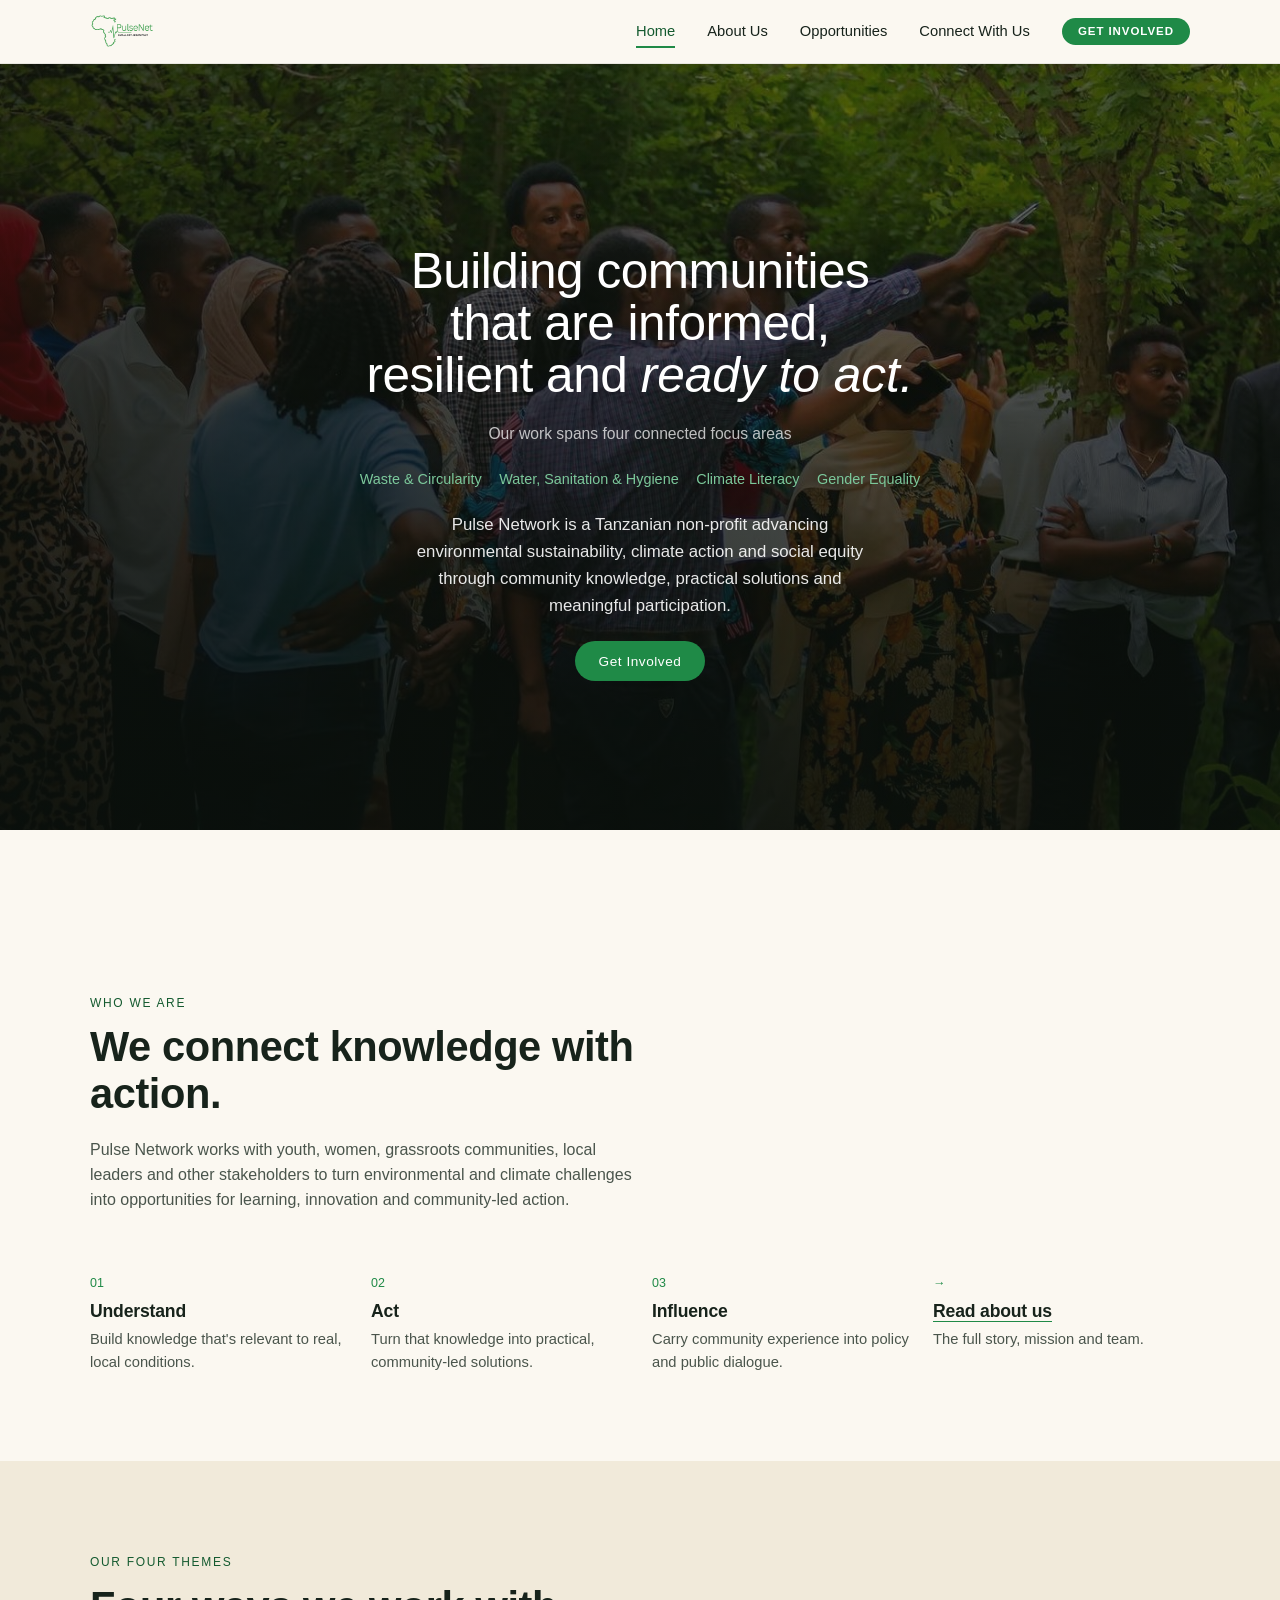
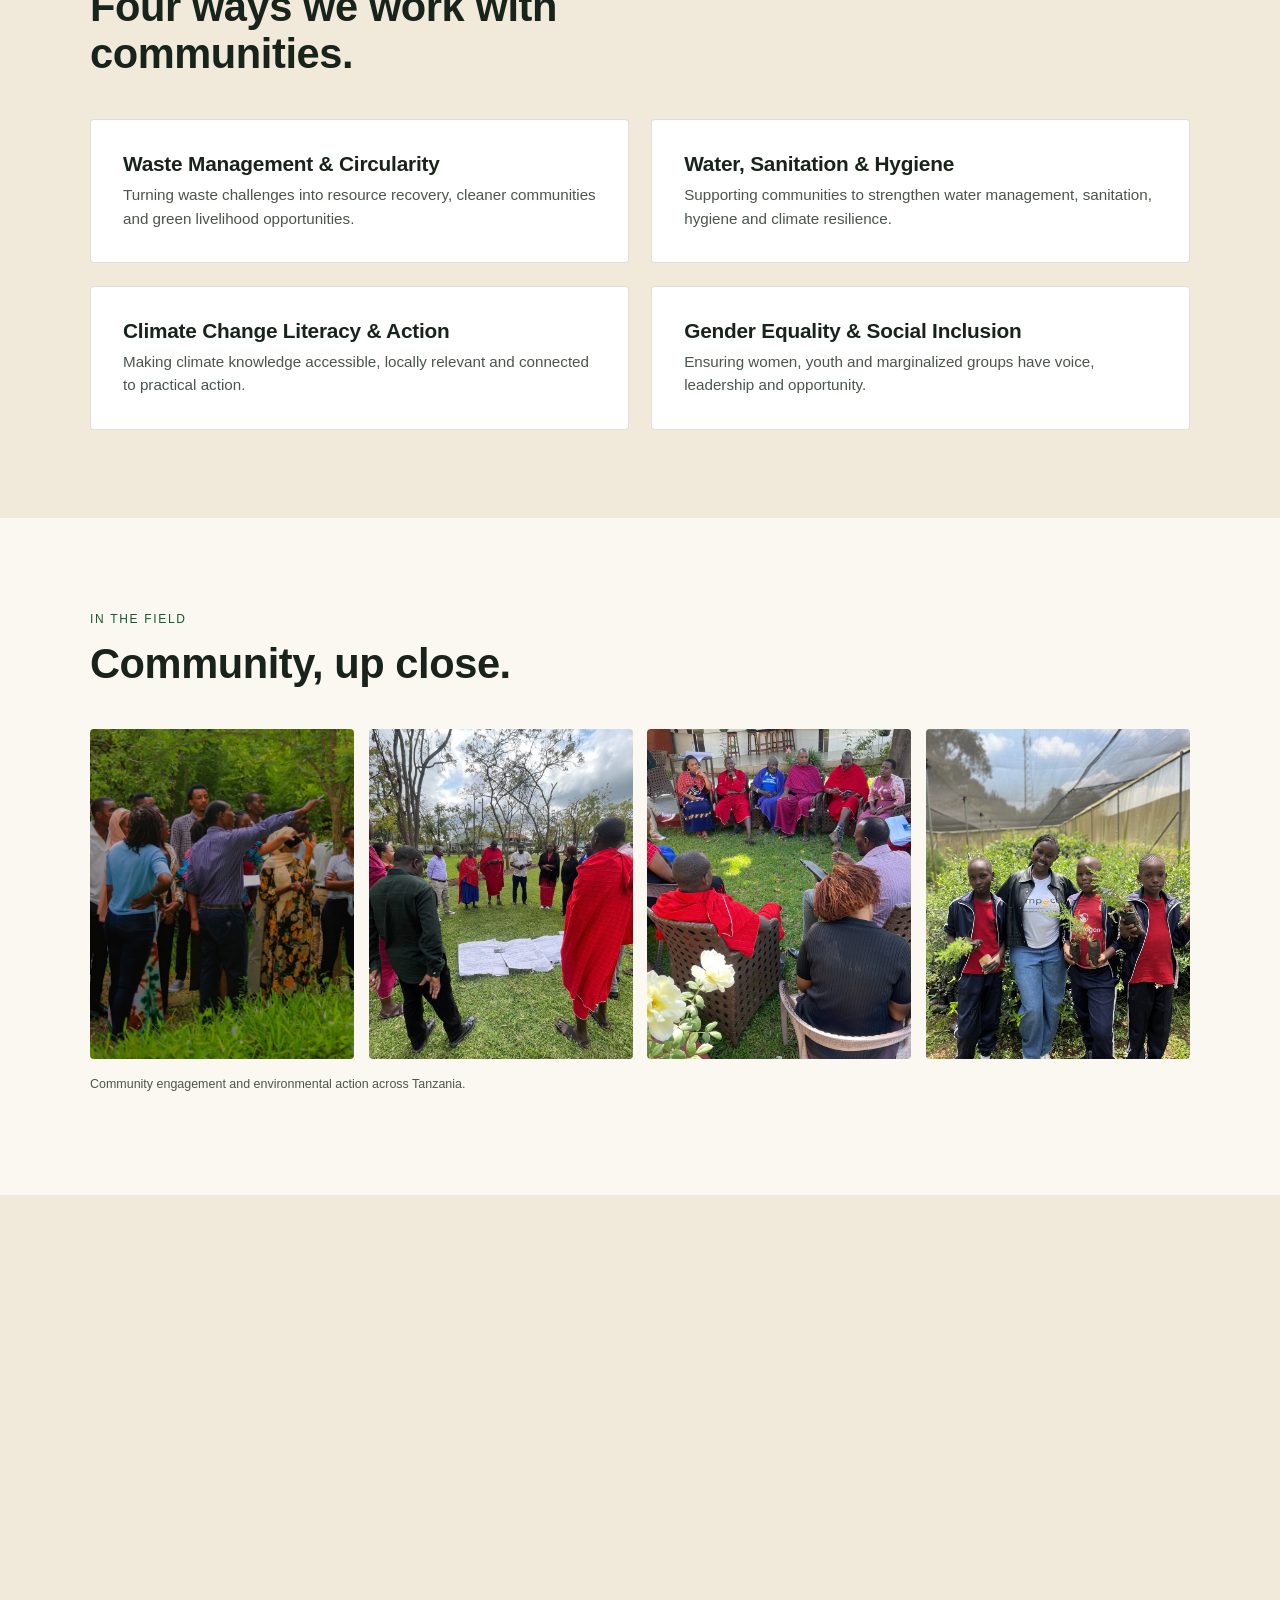
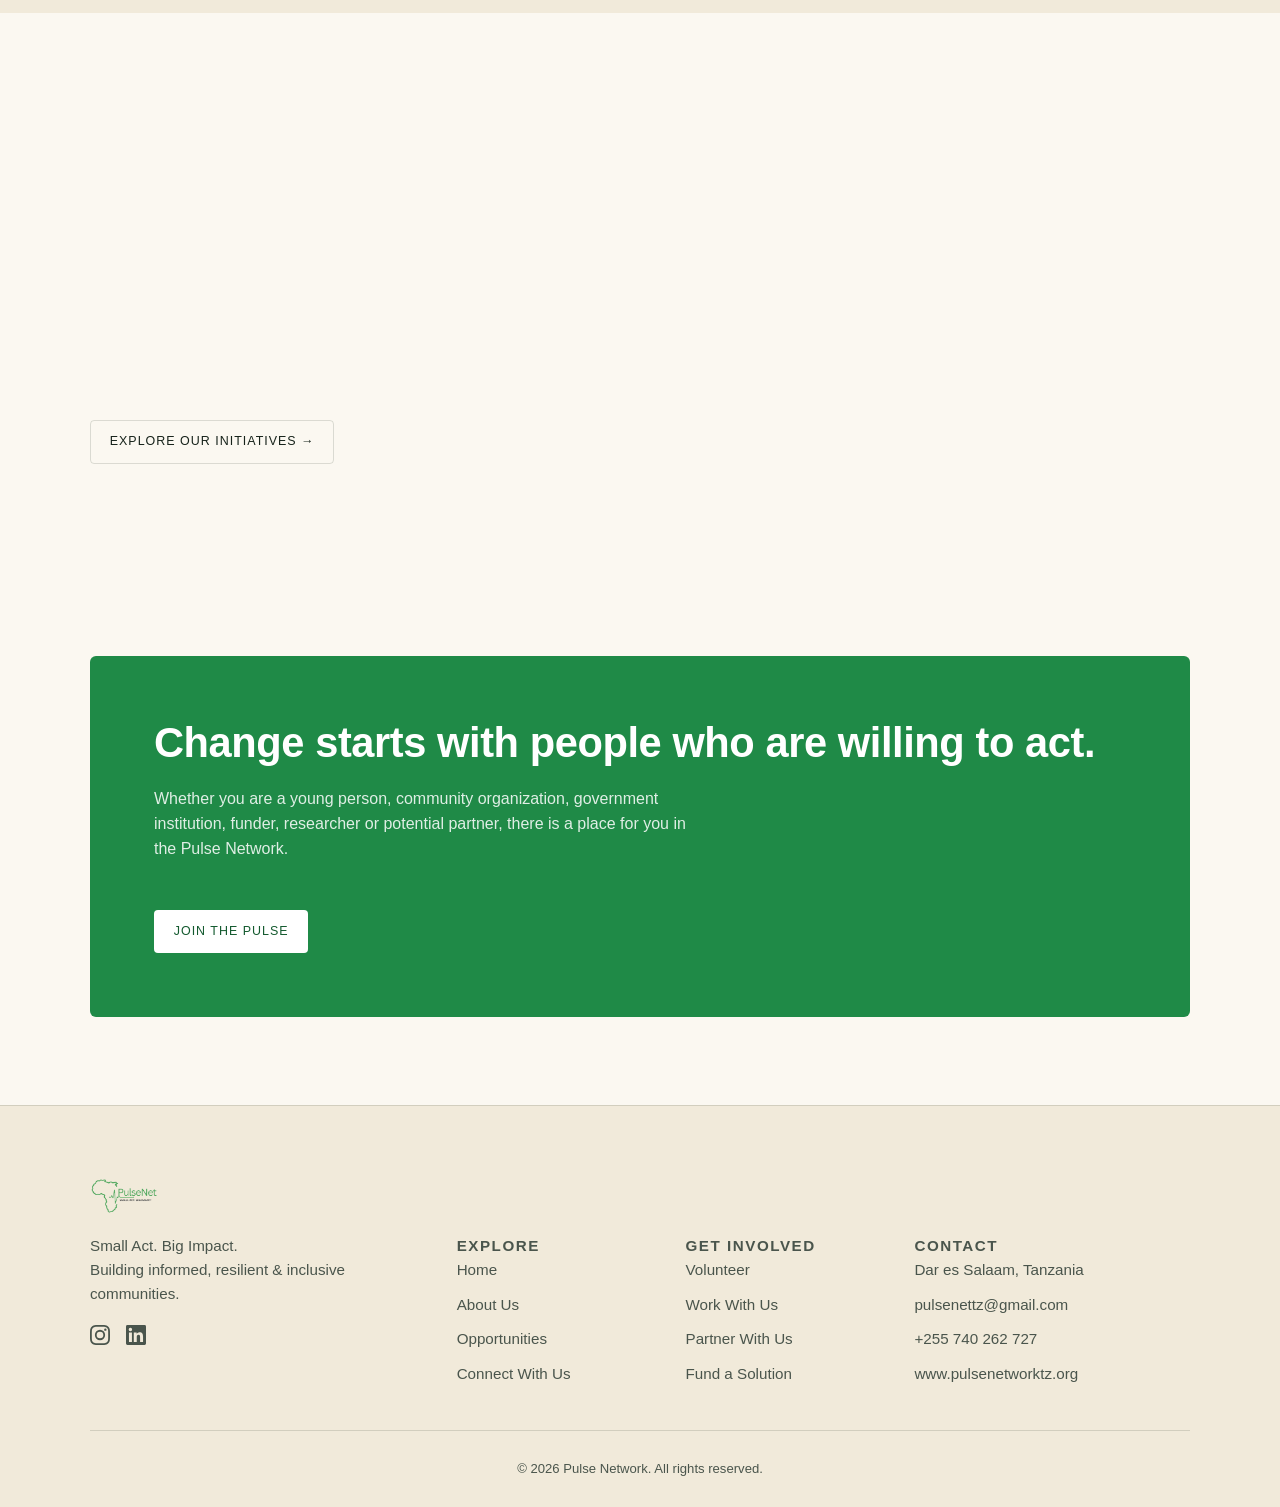
<file: index.html>
<!DOCTYPE html>
<html lang="en">
<head>
<meta charset="UTF-8">
<meta name="viewport" content="width=device-width, initial-scale=1.0">
<title>Pulse Network — Small Act. Big Impact.</title>
    <link rel="icon" type="image/png" href="assets/favicon.png" media="(prefers-color-scheme: light)">
    <link rel="icon" type="image/png" href="assets/favicon-dark.png" media="(prefers-color-scheme: dark)">
<meta name="description" content="Pulse Network is a Tanzanian non-profit advancing environmental sustainability, climate action and social equity through community knowledge, practical solutions and meaningful participation.">
<link rel="stylesheet" href="assets/styles.css?v=18">
</head>
<body>

<header class="site-header">
  <nav class="nav">
    <a href="index.html" class="brand" aria-label="Pulse Network home">
      <img src="assets/pulsenet_logo.png" alt="Pulse Network">
    </a>
    <button class="nav-toggle" aria-label="Toggle navigation" aria-expanded="false"><span></span><span></span><span></span></button>
    <div class="nav-links">
      <a href="index.html" aria-current="page">Home</a>
      <a href="about.html">About Us</a>
      <a href="opportunities.html">Opportunities</a>
      <a href="connect.html">Connect With Us</a>
      <a href="connect.html" class="btn btn-primary">Get Involved</a>
    </div>
  </nav>
</header>

<main>

  <!-- HERO -->
  <section class="hero">
    <div class="hero-bg">
      <img src="assets/photos/field-01.jpg" alt="Pulse Network facilitator and community members during an outdoor field session" loading="eager">
    </div>
    <div class="hero-scrim"></div>
    <div class="wrap hero-inner">
      <div class="hero-col hero-col--left">
        <h1>Building communities that are informed, resilient and <em>ready&nbsp;to&nbsp;act.</em></h1>
        <p class="hero-subtitle">Our work spans four connected focus areas</p>
        <ul class="hero-tags">
          <li>Waste &amp; Circularity</li>
          <li>Water, Sanitation &amp; Hygiene</li>
          <li>Climate Literacy</li>
          <li>Gender Equality</li>
        </ul>
      </div>
      <div class="hero-col hero-col--right">
        <p class="hero-body">Pulse Network is a Tanzanian non-profit advancing environmental sustainability, climate action and social equity through community knowledge, practical solutions and meaningful participation.</p>
        <button type="submit" class="hero-subscribe__btn"><a href="connect.html">Get Involved</a></button>
      </div>
    </div>
  </section>

  <!-- WHO WE ARE -->
  <section>
    <div class="wrap">
      <div class="section-head reveal">
        <span class="eyebrow">Who we are</span>
        <h2>We connect knowledge with action.</h2>
        <p>Pulse Network works with youth, women, grassroots communities, local leaders and other stakeholders to turn environmental and climate challenges into opportunities for learning, innovation and community-led action.</p>
      </div>
      <div class="trail reveal">
        <div class="trail-step"><span class="num">01</span><h3>Understand</h3><p>Build knowledge that's relevant to real, local conditions.</p></div>
        <div class="trail-step"><span class="num">02</span><h3>Act</h3><p>Turn that knowledge into practical, community-led solutions.</p></div>
        <div class="trail-step"><span class="num">03</span><h3>Influence</h3><p>Carry community experience into policy and public dialogue.</p></div>
        <div class="trail-step"><span class="num">→</span><h3><a href="about.html" style="border-bottom:1px solid var(--green);">Read about us</a></h3><p>The full story, mission and team.</p></div>
      </div>
    </div>
  </section>

  <!-- FOUR THEMES -->
  <section class="section-alt">
    <div class="wrap">
      <div class="section-head reveal">
        <span class="eyebrow">Our four themes</span>
        <h2>Four ways we work with communities.</h2>
      </div>
      <div class="theme-grid reveal">
        <div class="theme-card">
          <h3>Waste Management &amp; Circularity</h3>
          <p>Turning waste challenges into resource recovery, cleaner communities and green livelihood opportunities.</p>
        </div>
        <div class="theme-card">
          <h3>Water, Sanitation &amp; Hygiene</h3>
          <p>Supporting communities to strengthen water management, sanitation, hygiene and climate resilience.</p>
        </div>
        <div class="theme-card">
          <h3>Climate Change Literacy &amp; Action</h3>
          <p>Making climate knowledge accessible, locally relevant and connected to practical action.</p>
        </div>
        <div class="theme-card">
          <h3>Gender Equality &amp; Social Inclusion</h3>
          <p>Ensuring women, youth and marginalized groups have voice, leadership and opportunity.</p>
        </div>
      </div>
    </div>
  </section>

  <!-- FIELD IMAGERY -->
  <section>
    <div class="wrap">
      <div class="section-head reveal">
        <span class="eyebrow">In the field</span>
        <h2>Community, up close.</h2>
      </div>
      <div class="photo-grid reveal">
        <figure><img src="assets/photos/field-01.jpg" alt="Community members and facilitators gathered outdoors during a field session" loading="lazy"></figure>
        <figure><img src="assets/photos/field-02.jpg" alt="Community consultation held outdoors with notes laid out on the ground" loading="lazy"></figure>
        <figure><img src="assets/photos/field-03.jpg" alt="Community members seated in discussion outdoors" loading="lazy"></figure>
        <figure><img src="assets/photos/field-04.jpg" alt="Young people planting tree seedlings" loading="lazy"></figure>
      </div>
      <p class="photo-caption">Community engagement and environmental action across Tanzania.</p>
    </div>
  </section>

  <!-- APPROACH -->
  <section class="section-alt">
    <div class="wrap">
      <div class="section-head reveal">
        <span class="eyebrow">Our approach</span>
        <h2>We don't just talk about change.</h2>
      </div>
      <div class="trail reveal">
        <div class="trail-step"><span class="num">01</span><h3>Learn</h3><p>Build knowledge and awareness.</p></div>
        <div class="trail-step"><span class="num">02</span><h3>Act</h3><p>Support practical community solutions.</p></div>
        <div class="trail-step"><span class="num">03</span><h3>Connect</h3><p>Bring communities and partners together.</p></div>
        <div class="trail-step"><span class="num">04</span><h3>Influence</h3><p>Amplify community voices in decision-making.</p></div>
      </div>
    </div>
  </section>

  <!-- FEATURED INITIATIVES -->
  <section>
    <div class="wrap">
      <div class="section-head reveal">
        <span class="eyebrow">Featured initiatives</span>
        <h2>Ideas in implementation.</h2>
      </div>
      <div class="card-grid reveal">
        <div class="init-card">
          <span class="tag">Climate literacy</span>
          <h3>Eco-Action Academy</h3>
          <p>Climate literacy, training and mentorship.</p>
        </div>
        <div class="init-card">
          <span class="tag">Circular economy</span>
          <h3>Circular Hub</h3>
          <p>Waste recovery, circular economy and green livelihoods.</p>
        </div>
        <div class="init-card">
          <span class="tag">Gender equity</span>
          <h3>Equity Nexus</h3>
          <p>Gender equality and inclusive environmental action.</p>
        </div>
        <div class="init-card">
          <span class="tag">Community voice</span>
          <h3>Green Voice Network</h3>
          <p>Community voices, storytelling and advocacy.</p>
        </div>
      </div>
      <p class="mt-lg"><a href="about.html" class="btn btn-ghost">Explore our initiatives →</a></p>
    </div>
  </section>

  <!-- FINAL CTA -->
  <section>
    <div class="wrap">
      <div class="cta-band reveal">
        <div class="cta-band-inner">
          <div>
            <h2>Change starts with people who are willing to act.</h2>
            <p>Whether you are a young person, community organization, government institution, funder, researcher or potential partner, there is a place for you in the Pulse Network.</p>
          </div>
          <a href="connect.html" class="btn btn-on-green">Join the Pulse</a>
        </div>
      </div>
    </div>
  </section>

</main>

<footer class="site-footer">
  <div class="wrap">
    <div class="footer-grid">
      <div class="footer-brand-col">
        <a href="index.html" aria-label="Pulse Network home">
          <img src="assets/pulsenet_logo.png" alt="Pulse Network">
        </a>
        <p class="footer-blurb">Small Act. Big Impact.<br>Building informed, resilient & inclusive communities.</p>
        <div class="footer-social">
          <a href="https://www.instagram.com/pulsenet_tz/" aria-label="Instagram">
            <svg viewBox="0 0 24 24" fill="currentColor" xmlns="http://www.w3.org/2000/svg" aria-hidden="true"><path d="M12 2.162c3.204 0 3.584.012 4.849.07 1.17.054 1.805.249 2.228.413.56.218.96.478 1.38.898s.68.82.898 1.38c.164.423.36 1.058.413 2.228.058 1.265.07 1.645.07 4.849s-.012 3.584-.07 4.849c-.053 1.17-.249 1.805-.413 2.228a3.7 3.7 0 0 1-.898 1.38c-.42.42-.82.68-1.38.898-.423.164-1.058.36-2.228.413-1.265.058-1.645.07-4.849.07s-3.584-.012-4.849-.07c-1.17-.053-1.805-.249-2.228-.413a3.7 3.7 0 0 1-1.38-.898c-.42-.42-.68-.82-.898-1.38-.164-.423-.36-1.058-.413-2.228-.058-1.265-.07-1.645-.07-4.849s.012-3.584.07-4.849c.054-1.17.249-1.805.413-2.228.218-.56.478-.96.898-1.38s.82-.68 1.38-.898c.423-.164 1.058-.36 2.228-.413 1.265-.058 1.645-.07 4.849-.07M12 0C8.741 0 8.332.014 7.052.072 5.775.131 4.902.333 4.14.63a5.9 5.9 0 0 0-2.126 1.384A5.9 5.9 0 0 0 .63 4.14c-.297.763-.5 1.635-.558 2.912C.014 8.332 0 8.741 0 12s.014 3.668.072 4.948c.059 1.277.261 2.15.558 2.912.307.79.717 1.459 1.384 2.126A5.9 5.9 0 0 0 4.14 23.37c.763.297 1.635.5 2.912.558C8.332 23.986 8.741 24 12 24s3.668-.014 4.948-.072c1.277-.059 2.15-.261 2.912-.558a5.9 5.9 0 0 0 2.126-1.384 5.9 5.9 0 0 0 1.384-2.126c.297-.763.5-1.635.558-2.912.058-1.28.072-1.689.072-4.948s-.014-3.668-.072-4.948c-.059-1.277-.261-2.15-.558-2.912a5.9 5.9 0 0 0-1.384-2.126A5.9 5.9 0 0 0 19.86.63c-.763-.297-1.635-.5-2.912-.558C15.668.014 15.259 0 12 0m0 5.838a6.162 6.162 0 1 0 0 12.324 6.162 6.162 0 0 0 0-12.324M12 16a4 4 0 1 1 0-8 4 4 0 0 1 0 8m7.846-10.406a1.44 1.44 0 1 1-2.88 0 1.44 1.44 0 0 1 2.88 0"/></svg>
          </a>
          <a href="https://www.linkedin.com/company/pulse-network-africa" aria-label="LinkedIn">
            <svg viewBox="0 0 16 16" fill="currentColor" xmlns="http://www.w3.org/2000/svg" aria-hidden="true"><path d="M13.633 13.633h-2.37V9.92c0-.885-.017-2.025-1.234-2.025-1.235 0-1.424.965-1.424 1.96v3.778h-2.37V5.998H8.51v1.043h.031a2.5 2.5 0 0 1 2.246-1.233c2.403 0 2.846 1.58 2.846 3.637zM3.56 4.954a1.376 1.376 0 1 1 0-2.751 1.376 1.376 0 0 1 0 2.751m1.185 8.679H2.372V5.998h2.373zM14.815.001H1.18A1.17 1.17 0 0 0 0 1.154v13.691A1.17 1.17 0 0 0 1.18 16h13.635A1.17 1.17 0 0 0 16 14.845V1.153A1.17 1.17 0 0 0 14.815 0"/></svg>
          </a>
        </div>
      </div>

      <nav class="footer-col">
        <p class="footer-col-title">Explore</p>
        <ul>
          <li><a href="index.html">Home</a></li>
          <li><a href="about.html">About Us</a></li>
          <li><a href="opportunities.html">Opportunities</a></li>
          <li><a href="connect.html">Connect With Us</a></li>
        </ul>
      </nav>

      <nav class="footer-col">
        <p class="footer-col-title">Get Involved</p>
        <ul>
          <li><a href="opportunities.html">Volunteer</a></li>
          <li><a href="opportunities.html">Work With Us</a></li>
          <li><a href="opportunities.html">Partner With Us</a></li>
          <li><a href="opportunities.html">Fund a Solution</a></li>
        </ul>
      </nav>

      <div class="footer-col">
        <p class="footer-col-title">Contact</p>
        <ul>
          <li><p>Dar es Salaam, Tanzania</p></li>
          <li><a href="mailto:pulsenettz@gmail.com">pulsenettz@gmail.com</a></li>
          <li><a href="tel:+255740262727">+255 740 262 727</a></li>
          <li><a href="https://www.pulsenettz.com">www.pulsenetworktz.org</a></li>
        </ul>
      </div>
    </div>

    <hr class="footer-sep">
    <p class="footer-copy">© 2026 Pulse Network. All rights reserved.</p>
  </div>
</footer>

<script src="assets/main.js"></script>
</body>
</html>
</file>
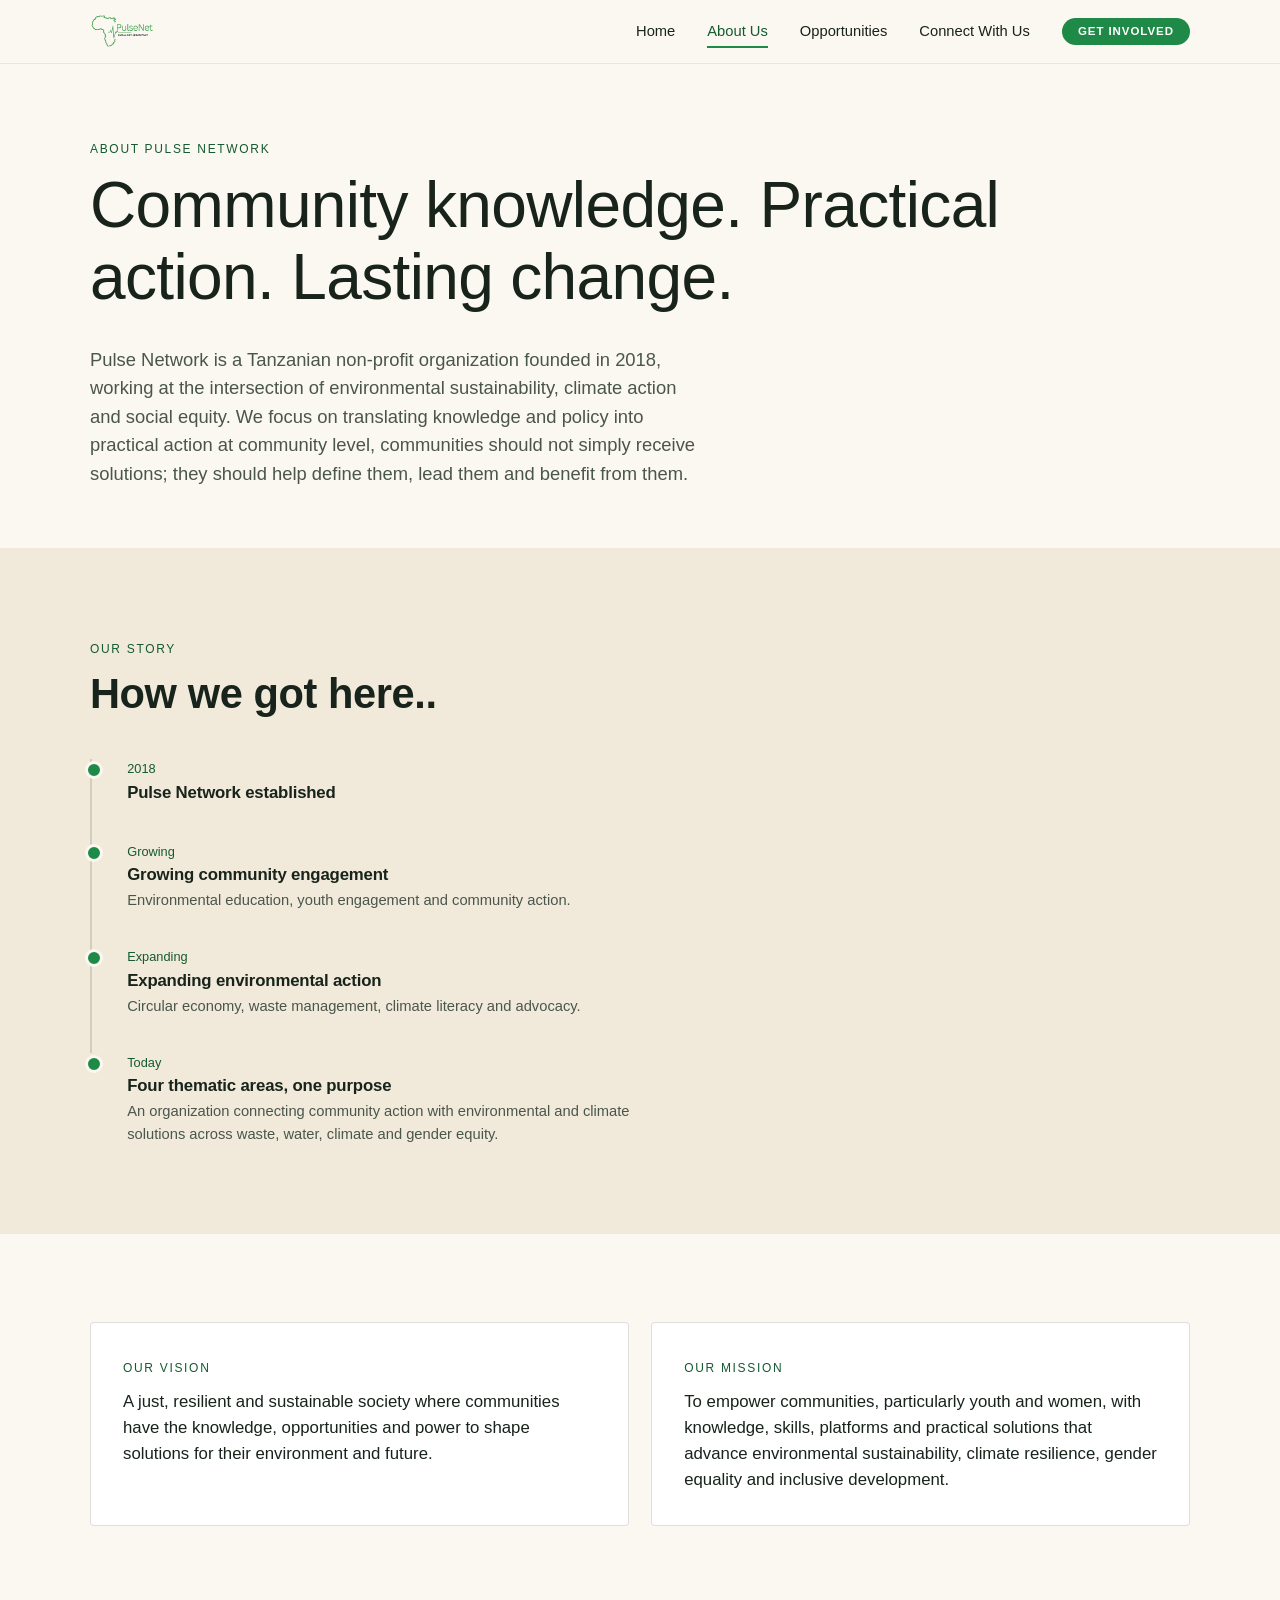
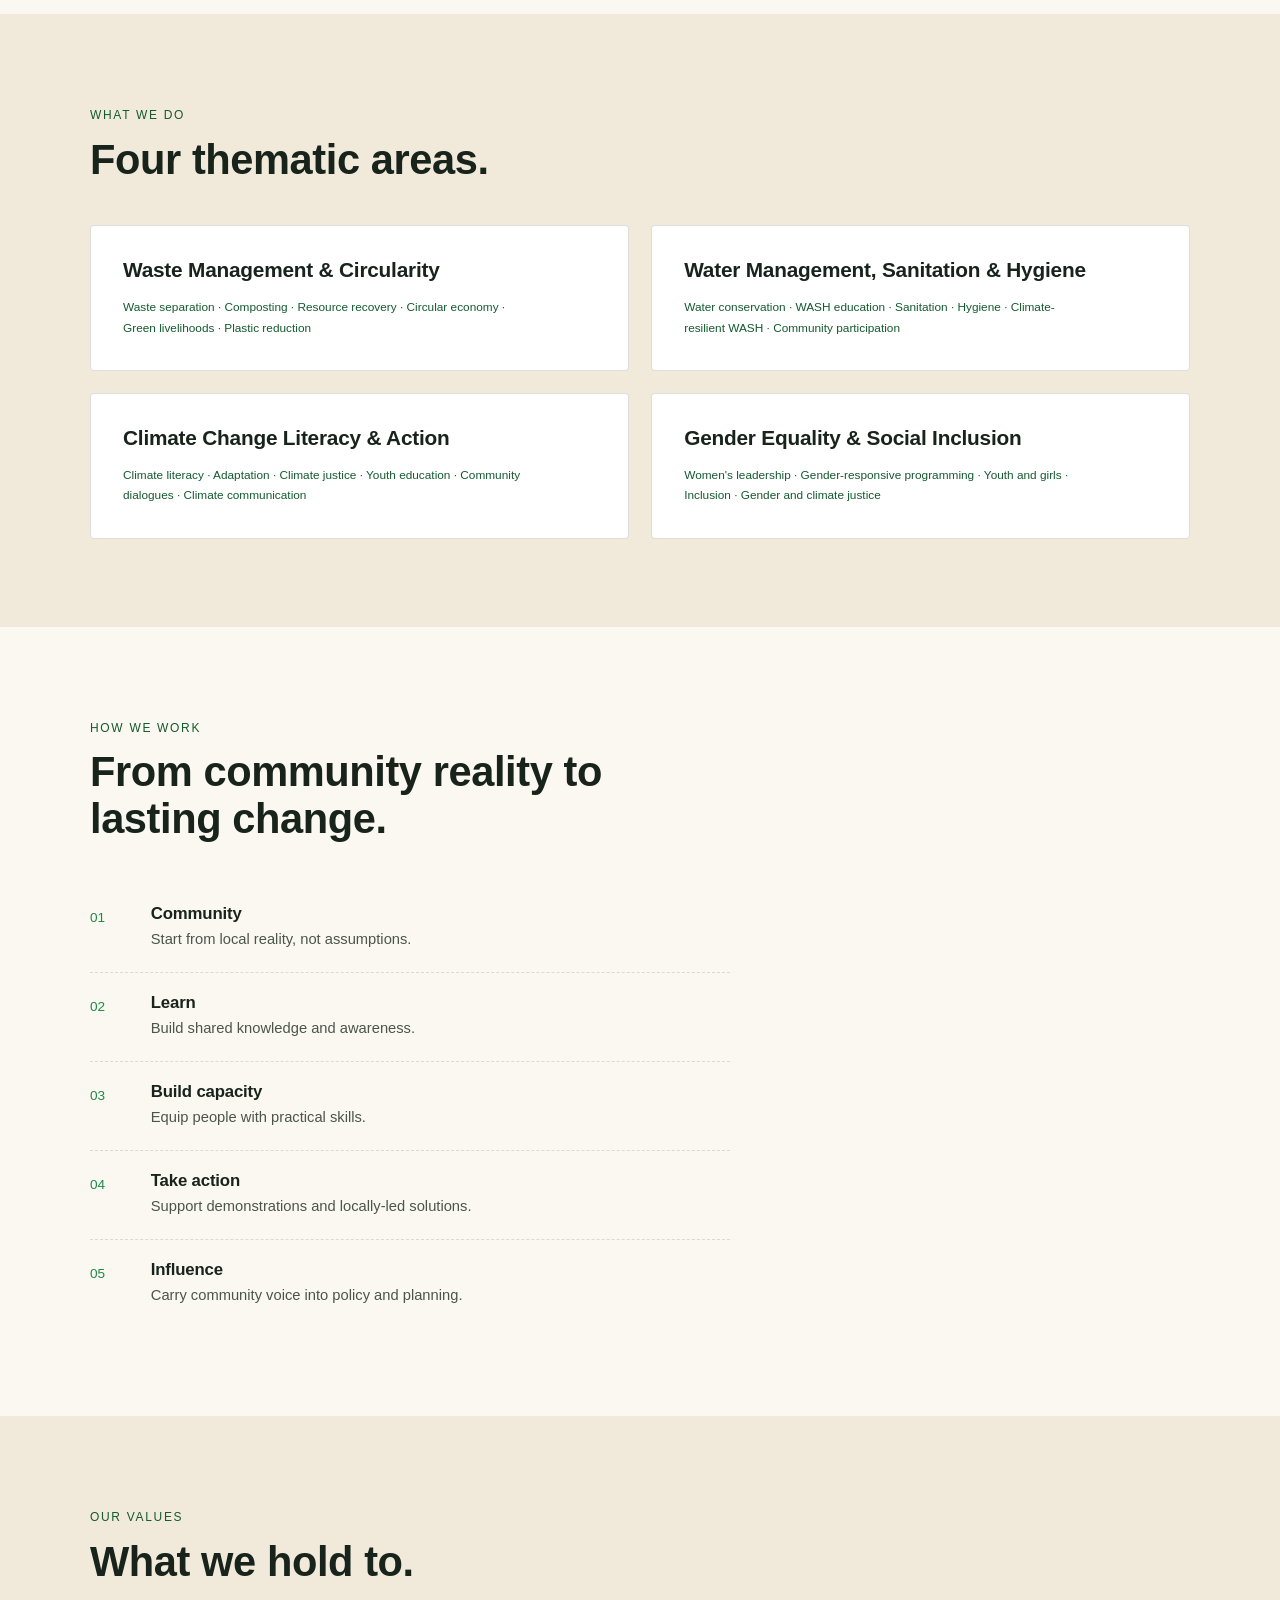
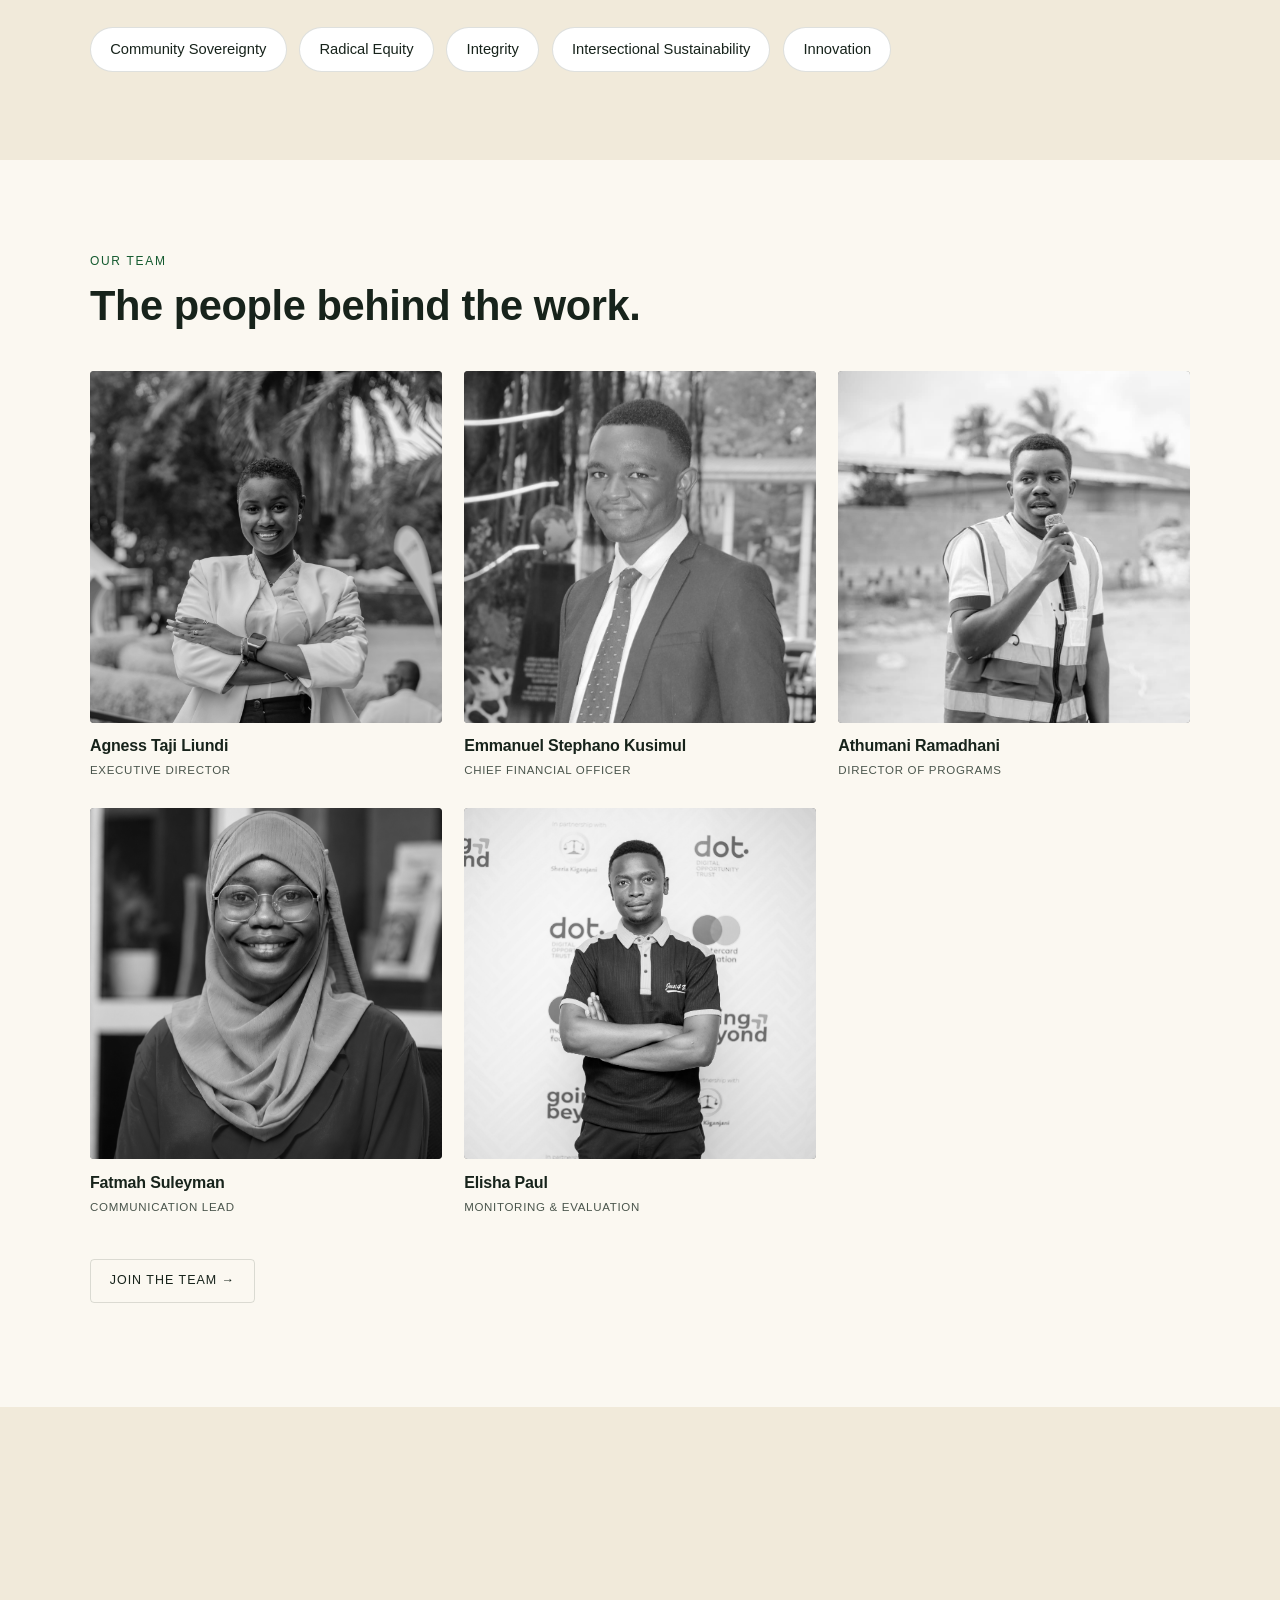
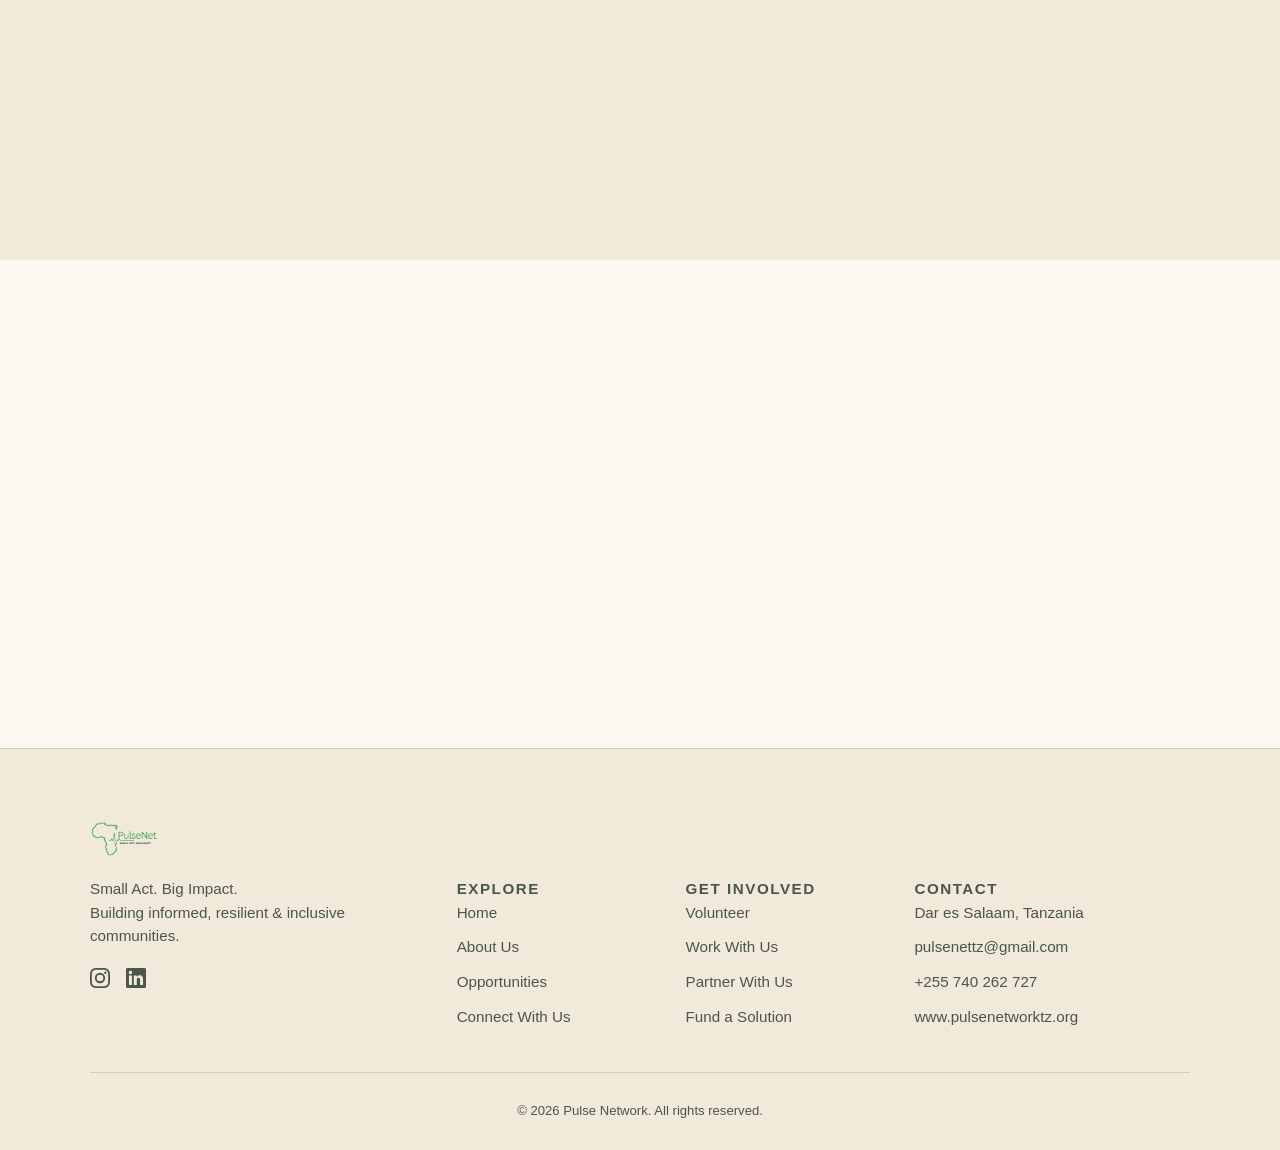
<file: about.html>
<!DOCTYPE html>
<html lang="en">
<head>
<meta charset="UTF-8">
<meta name="viewport" content="width=device-width, initial-scale=1.0">
<title>About Us</title>
    <link rel="icon" type="image/png" href="assets/favicon.png" media="(prefers-color-scheme: light)">
    <link rel="icon" type="image/png" href="assets/favicon-dark.png" media="(prefers-color-scheme: dark)">
<meta name="description" content="Pulse Network is a Tanzanian non-profit organization founded in 2018, working at the intersection of environmental sustainability, climate action and social equity.">
<link rel="stylesheet" href="assets/styles.css?v=18">
</head>
<body>

<header class="site-header">
  <nav class="nav">
    <a href="index.html" class="brand" aria-label="Pulse Network home">
      <img src="assets/pulsenet_logo.png" alt="Pulse Network">
    </a>
    <button class="nav-toggle" aria-label="Toggle navigation" aria-expanded="false"><span></span><span></span><span></span></button>
    <div class="nav-links">
      <a href="index.html">Home</a>
      <a href="about.html" aria-current="page">About Us</a>
      <a href="opportunities.html">Opportunities</a>
      <a href="connect.html">Connect With Us</a>
      <a href="connect.html" class="btn btn-primary">Get Involved</a>
    </div>
  </nav>
</header>

<main>

  <section class="page-hero">
    <div class="wrap">
      <span class="eyebrow">About Pulse Network</span>
      <h1>Community knowledge. Practical action. Lasting change.</h1>
      <p class="lede">Pulse Network is a Tanzanian non-profit organization founded in 2018, working at the intersection of environmental sustainability, climate action and social equity. We focus on translating knowledge and policy into practical action at community level, communities should not simply receive solutions; they should help define them, lead them and benefit from them.</p>
    </div>
  </section>

  <!-- OUR STORY -->
  <section class="section-alt">
    <div class="wrap">
      <div class="section-head reveal">
        <span class="eyebrow">Our story</span>
        <h2>How we got here..</h2>
      </div>
      <div class="timeline reveal">
        <div class="tl-item">
          <span class="yr">2018</span>
          <h3>Pulse Network established</h3>
        </div>
        <div class="tl-item">
          <span class="yr">Growing</span>
          <h3>Growing community engagement</h3>
          <p>Environmental education, youth engagement and community action.</p>
        </div>
        <div class="tl-item">
          <span class="yr">Expanding</span>
          <h3>Expanding environmental action</h3>
          <p>Circular economy, waste management, climate literacy and advocacy.</p>
        </div>
        <div class="tl-item">
          <span class="yr">Today</span>
          <h3>Four thematic areas, one purpose</h3>
          <p>An organization connecting community action with environmental and climate solutions across waste, water, climate and gender equity.</p>
        </div>
      </div>
    </div>
  </section>

  <!-- VISION / MISSION -->
  <section>
    <div class="wrap">
      <div class="theme-grid reveal">
        <div class="theme-card">
          <span class="eyebrow">Our vision</span>
          <p style="color: var(--ink); font-size: 1.05rem;">A just, resilient and sustainable society where communities have the knowledge, opportunities and power to shape solutions for their environment and future.</p>
        </div>
        <div class="theme-card">
          <span class="eyebrow">Our mission</span>
          <p style="color: var(--ink); font-size: 1.05rem;">To empower communities, particularly youth and women, with knowledge, skills, platforms and practical solutions that advance environmental sustainability, climate resilience, gender equality and inclusive development.</p>
        </div>
      </div>
    </div>
  </section>

  <!-- WHAT WE DO -->
  <section class="section-alt">
    <div class="wrap">
      <div class="section-head reveal">
        <span class="eyebrow">What we do</span>
        <h2>Four thematic areas.</h2>
      </div>
      <div class="theme-grid reveal">
        <div class="theme-card">
          <h3>Waste Management &amp; Circularity</h3>
          <p class="focus">Waste separation · Composting · Resource recovery · Circular economy · Green livelihoods · Plastic reduction</p>
        </div>
        <div class="theme-card">
          <h3>Water Management, Sanitation &amp; Hygiene</h3>
          <p class="focus">Water conservation · WASH education · Sanitation · Hygiene · Climate-resilient WASH · Community participation</p>
        </div>
        <div class="theme-card">
          <h3>Climate Change Literacy &amp; Action</h3>
          <p class="focus">Climate literacy · Adaptation · Climate justice · Youth education · Community dialogues · Climate communication</p>
        </div>
        <div class="theme-card">
          <h3>Gender Equality &amp; Social Inclusion</h3>
          <p class="focus">Women's leadership · Gender-responsive programming · Youth and girls · Inclusion · Gender and climate justice</p>
        </div>
      </div>
    </div>
  </section>

  <!-- HOW WE WORK -->
  <section>
    <div class="wrap">
      <div class="section-head reveal">
        <span class="eyebrow">How we work</span>
        <h2>From community reality to lasting change.</h2>
      </div>
      <div class="trail-vertical reveal">
        <div class="v-step"><span class="num">01</span><div><h3>Community</h3><p>Start from local reality, not assumptions.</p></div></div>
        <div class="v-step"><span class="num">02</span><div><h3>Learn</h3><p>Build shared knowledge and awareness.</p></div></div>
        <div class="v-step"><span class="num">03</span><div><h3>Build capacity</h3><p>Equip people with practical skills.</p></div></div>
        <div class="v-step"><span class="num">04</span><div><h3>Take action</h3><p>Support demonstrations and locally-led solutions.</p></div></div>
        <div class="v-step"><span class="num">05</span><div><h3>Influence</h3><p>Carry community voice into policy and planning.</p></div></div>
      </div>
    </div>
  </section>

  <!-- VALUES -->
  <section class="section-alt">
    <div class="wrap">
      <div class="section-head reveal">
        <span class="eyebrow">Our values</span>
        <h2>What we hold to.</h2>
      </div>
      <div class="values-grid reveal">
        <span class="value-chip">Community Sovereignty</span>
        <span class="value-chip">Radical Equity</span>
        <span class="value-chip">Integrity</span>
        <span class="value-chip">Intersectional Sustainability</span>
        <span class="value-chip">Innovation</span>
      </div>
    </div>
  </section>

  <!-- TEAM -->
  <section>
    <div class="wrap">
      <div class="section-head reveal">
        <span class="eyebrow">Our team</span>
        <h2>The people behind the work.</h2>
      </div>
      <div class="team-grid reveal">
        <div class="team-card"><div class="avatar avatar--photo"><img src="assets/photos/agness-dp.jpeg" alt="Agness Taji Liundi" loading="lazy"></div><h3>Agness Taji Liundi</h3><span class="role">Executive Director</span></div>
        <div class="team-card"><div class="avatar avatar--photo"><img src="assets/photos/emmanuel-dp.jpeg" alt="Emmanuel Stephano Kusimul" loading="lazy"></div><h3>Emmanuel Stephano Kusimul</h3><span class="role">Chief Financial Officer</span></div>
        <div class="team-card"><div class="avatar avatar--photo"><img src="assets/photos/athumani-dp.jpeg" alt="Athumani Ramadhani" loading="lazy"></div><h3>Athumani Ramadhani</h3><span class="role">Director of Programs</span></div>
        <div class="team-card"><div class="avatar avatar--photo"><img src="assets/photos/fatmah-dp.png" alt="Fatmah Suleyman" loading="lazy"></div><h3>Fatmah Suleyman</h3><span class="role">Communication Lead</span></div>
        <div class="team-card"><div class="avatar avatar--photo"><img src="assets/photos/elisha-dp.JPG" alt="Elisha Paul" loading="lazy"></div><h3>Elisha Paul</h3><span class="role">Monitoring &amp; Evaluation</span></div>
      </div>
      <p class="mt-lg"><a href="team.html" class="btn btn-ghost">Join the team →</a></p>
    </div>
  </section>

  <!-- PARTNERS -->
  <section class="section-alt">
    <div class="wrap">
      <div class="section-head reveal">
        <span class="eyebrow">Our partners</span>
        <h2>We work alongside partners across every sector.</h2>
      </div>
    </div>
    <div class="partner-marquee reveal" role="group" aria-label="Our partners">
      <div class="partner-track">
        <span class="partner-card"><img src="assets/partners/partner-01.png" alt="African Philanthropy Network" decoding="async"></span>
        <span class="partner-card"><img src="assets/partners/partner-02.png" alt="Builders of Future Africa" decoding="async"></span>
        <span class="partner-card"><img src="assets/partners/partner-03.png" alt="Climate Action Network" decoding="async"></span>
        <span class="partner-card"><img src="assets/partners/partner-04.png" alt="ECCT" decoding="async"></span>
        <span class="partner-card"><img src="assets/partners/partner-05.png" alt="Forum CC" decoding="async"></span>
        <span class="partner-card"><img src="assets/partners/partner-06.png" alt="Gaia" decoding="async"></span>
        <span class="partner-card"><img src="assets/partners/partner-07.png" alt="Green Conserve" decoding="async"></span>
        <span class="partner-card"><img src="assets/partners/partner-08.png" alt="Hudef" decoding="async"></span>
        <span class="partner-card"><img src="assets/partners/partner-09.png" alt="Mazingira Plus" decoding="async"></span>
        <span class="partner-card"><img src="assets/partners/partner-10.png" alt="Voice of Youth Tanzania" decoding="async"></span>
        <span class="partner-card"><img src="assets/partners/partner-11.png" alt="Women Fund Tanzania" decoding="async"></span>
        <span class="partner-card"><img src="assets/partners/partner-12.png" alt="SPAC Network" decoding="async"></span>

        <span class="partner-card" aria-hidden="true"><img src="assets/partners/partner-01.png" alt="" decoding="async"></span>
        <span class="partner-card" aria-hidden="true"><img src="assets/partners/partner-02.png" alt="" decoding="async"></span>
        <span class="partner-card" aria-hidden="true"><img src="assets/partners/partner-03.png" alt="" decoding="async"></span>
        <span class="partner-card" aria-hidden="true"><img src="assets/partners/partner-04.png" alt="" decoding="async"></span>
        <span class="partner-card" aria-hidden="true"><img src="assets/partners/partner-05.png" alt="" decoding="async"></span>
        <span class="partner-card" aria-hidden="true"><img src="assets/partners/partner-06.png" alt="" decoding="async"></span>
        <span class="partner-card" aria-hidden="true"><img src="assets/partners/partner-07.png" alt="" decoding="async"></span>
        <span class="partner-card" aria-hidden="true"><img src="assets/partners/partner-08.png" alt="" decoding="async"></span>
        <span class="partner-card" aria-hidden="true"><img src="assets/partners/partner-09.png" alt="" decoding="async"></span>
        <span class="partner-card" aria-hidden="true"><img src="assets/partners/partner-10.png" alt="" decoding="async"></span>
        <span class="partner-card" aria-hidden="true"><img src="assets/partners/partner-11.png" alt="" decoding="async"></span>
        <span class="partner-card" aria-hidden="true"><img src="assets/partners/partner-12.png" alt="" decoding="async"></span>
      </div>
    </div>
  </section>

  <!-- CTA -->
  <section>
    <div class="wrap">
      <div class="cta-band reveal">
        <div class="cta-band-inner">
          <div>
            <h2>Building this with us starts with a conversation.</h2>
            <p>Reach out to learn more about our work or find where you fit in.</p>
          </div>
          <a href="connect.html" class="btn btn-on-green">Connect with us</a>
        </div>
      </div>
    </div>
  </section>

</main>

<footer class="site-footer">
  <div class="wrap">
    <div class="footer-grid">
      <div class="footer-brand-col">
        <a href="index.html" aria-label="Pulse Network home">
          <img src="assets/pulsenet_logo.png" alt="Pulse Network">
        </a>
        <p class="footer-blurb">Small Act. Big Impact.<br>Building informed, resilient & inclusive communities.</p>
        <div class="footer-social">
          <a href="https://www.instagram.com/pulsenet_tz/" aria-label="Instagram">
            <svg viewBox="0 0 24 24" fill="currentColor" xmlns="http://www.w3.org/2000/svg" aria-hidden="true"><path d="M12 2.162c3.204 0 3.584.012 4.849.07 1.17.054 1.805.249 2.228.413.56.218.96.478 1.38.898s.68.82.898 1.38c.164.423.36 1.058.413 2.228.058 1.265.07 1.645.07 4.849s-.012 3.584-.07 4.849c-.053 1.17-.249 1.805-.413 2.228a3.7 3.7 0 0 1-.898 1.38c-.42.42-.82.68-1.38.898-.423.164-1.058.36-2.228.413-1.265.058-1.645.07-4.849.07s-3.584-.012-4.849-.07c-1.17-.053-1.805-.249-2.228-.413a3.7 3.7 0 0 1-1.38-.898c-.42-.42-.68-.82-.898-1.38-.164-.423-.36-1.058-.413-2.228-.058-1.265-.07-1.645-.07-4.849s.012-3.584.07-4.849c.054-1.17.249-1.805.413-2.228.218-.56.478-.96.898-1.38s.82-.68 1.38-.898c.423-.164 1.058-.36 2.228-.413 1.265-.058 1.645-.07 4.849-.07M12 0C8.741 0 8.332.014 7.052.072 5.775.131 4.902.333 4.14.63a5.9 5.9 0 0 0-2.126 1.384A5.9 5.9 0 0 0 .63 4.14c-.297.763-.5 1.635-.558 2.912C.014 8.332 0 8.741 0 12s.014 3.668.072 4.948c.059 1.277.261 2.15.558 2.912.307.79.717 1.459 1.384 2.126A5.9 5.9 0 0 0 4.14 23.37c.763.297 1.635.5 2.912.558C8.332 23.986 8.741 24 12 24s3.668-.014 4.948-.072c1.277-.059 2.15-.261 2.912-.558a5.9 5.9 0 0 0 2.126-1.384 5.9 5.9 0 0 0 1.384-2.126c.297-.763.5-1.635.558-2.912.058-1.28.072-1.689.072-4.948s-.014-3.668-.072-4.948c-.059-1.277-.261-2.15-.558-2.912a5.9 5.9 0 0 0-1.384-2.126A5.9 5.9 0 0 0 19.86.63c-.763-.297-1.635-.5-2.912-.558C15.668.014 15.259 0 12 0m0 5.838a6.162 6.162 0 1 0 0 12.324 6.162 6.162 0 0 0 0-12.324M12 16a4 4 0 1 1 0-8 4 4 0 0 1 0 8m7.846-10.406a1.44 1.44 0 1 1-2.88 0 1.44 1.44 0 0 1 2.88 0"/></svg>
          </a>
          <a href="https://www.linkedin.com/company/pulse-network-africa" aria-label="LinkedIn">
            <svg viewBox="0 0 16 16" fill="currentColor" xmlns="http://www.w3.org/2000/svg" aria-hidden="true"><path d="M13.633 13.633h-2.37V9.92c0-.885-.017-2.025-1.234-2.025-1.235 0-1.424.965-1.424 1.96v3.778h-2.37V5.998H8.51v1.043h.031a2.5 2.5 0 0 1 2.246-1.233c2.403 0 2.846 1.58 2.846 3.637zM3.56 4.954a1.376 1.376 0 1 1 0-2.751 1.376 1.376 0 0 1 0 2.751m1.185 8.679H2.372V5.998h2.373zM14.815.001H1.18A1.17 1.17 0 0 0 0 1.154v13.691A1.17 1.17 0 0 0 1.18 16h13.635A1.17 1.17 0 0 0 16 14.845V1.153A1.17 1.17 0 0 0 14.815 0"/></svg>
          </a>
        </div>
      </div>

      <nav class="footer-col">
        <p class="footer-col-title">Explore</p>
        <ul>
          <li><a href="index.html">Home</a></li>
          <li><a href="about.html">About Us</a></li>
          <li><a href="opportunities.html">Opportunities</a></li>
          <li><a href="connect.html">Connect With Us</a></li>
        </ul>
      </nav>

      <nav class="footer-col">
        <p class="footer-col-title">Get Involved</p>
        <ul>
          <li><a href="opportunities.html">Volunteer</a></li>
          <li><a href="opportunities.html">Work With Us</a></li>
          <li><a href="opportunities.html">Partner With Us</a></li>
          <li><a href="opportunities.html">Fund a Solution</a></li>
        </ul>
      </nav>

      <div class="footer-col">
        <p class="footer-col-title">Contact</p>
        <ul>
          <li><p>Dar es Salaam, Tanzania</p></li>
          <li><a href="mailto:pulsenettz@gmail.com">pulsenettz@gmail.com</a></li>
          <li><a href="tel:+255740262727">+255 740 262 727</a></li>
          <li><a href="https://www.pulsenettz.com">www.pulsenetworktz.org</a></li>
        </ul>
      </div>
    </div>

    <hr class="footer-sep">
    <p class="footer-copy">© 2026 Pulse Network. All rights reserved.</p>
  </div>
</footer>

<script src="assets/main.js"></script>
</body>
</html>
</file>
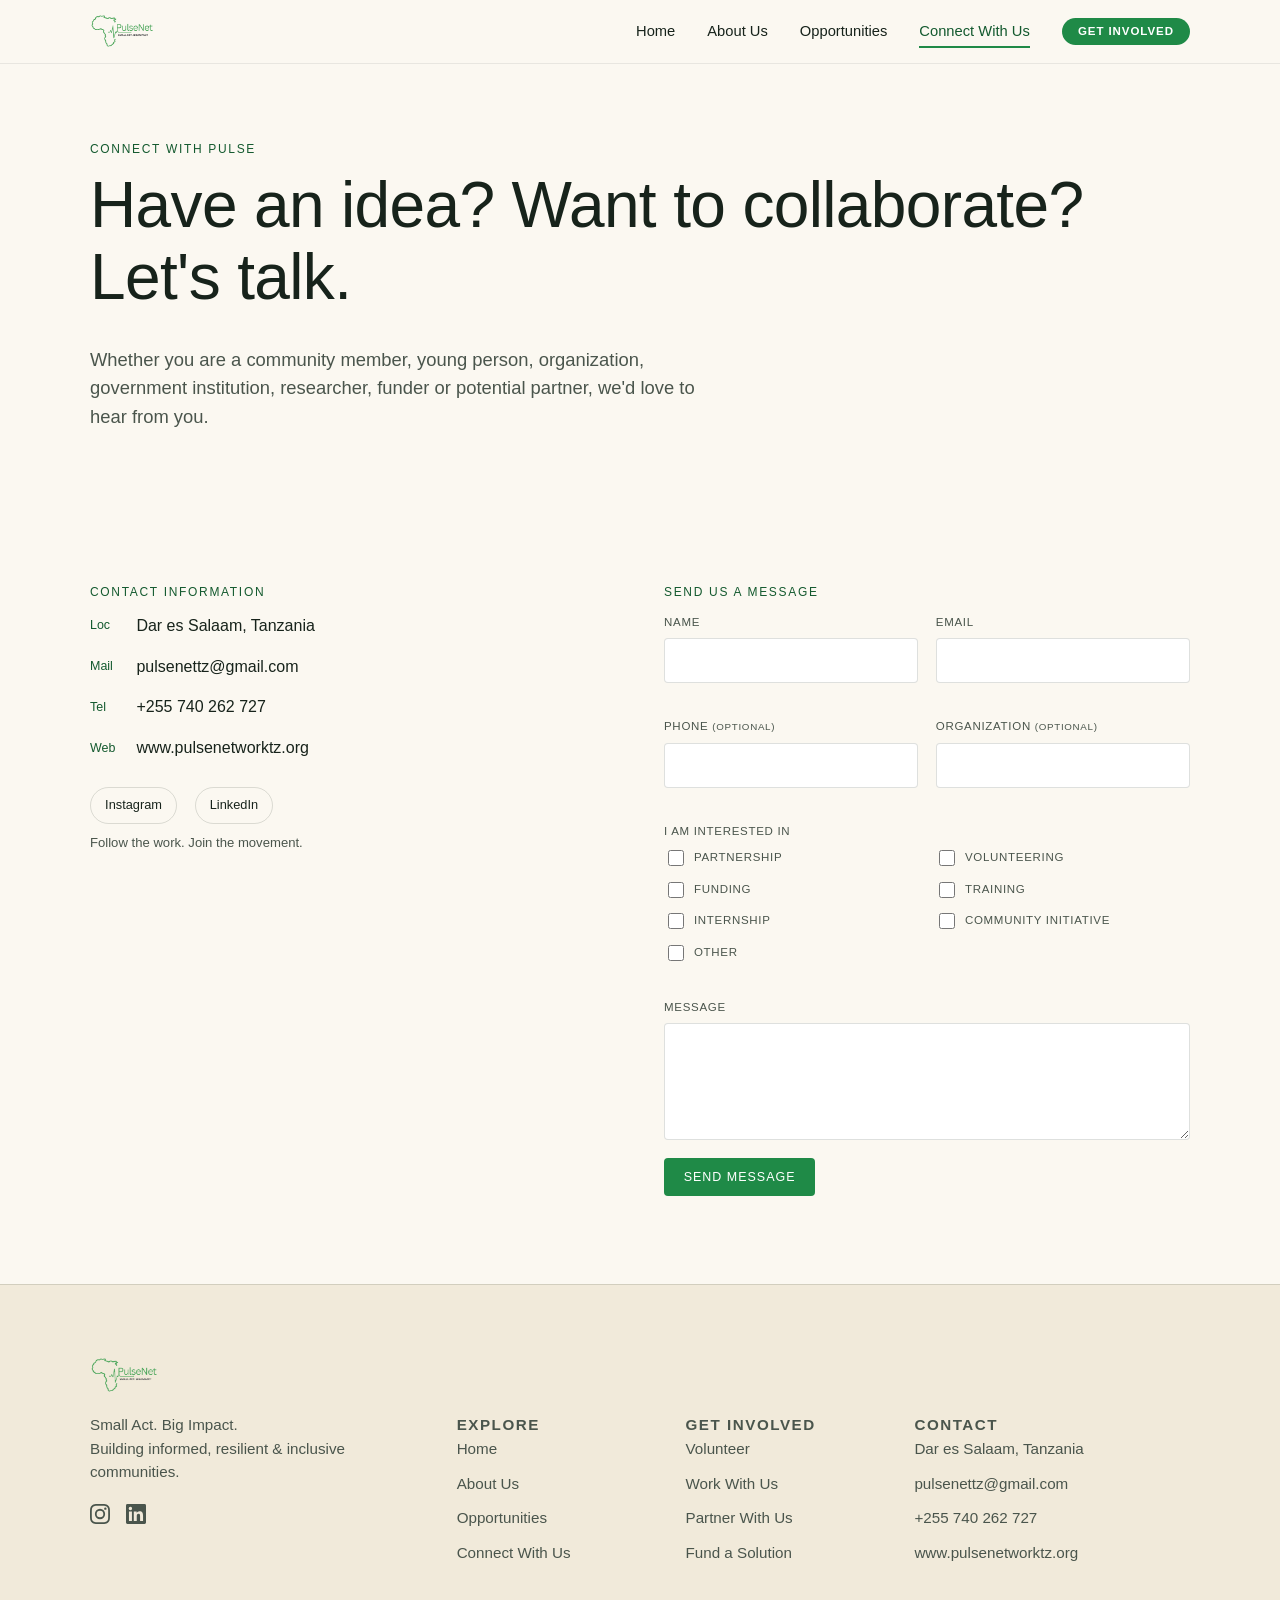
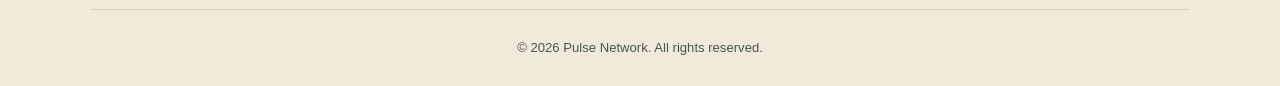
<file: connect.html>
<!DOCTYPE html>
<html lang="en">
<head>
<meta charset="UTF-8">
<meta name="viewport" content="width=device-width, initial-scale=1.0">
<title>Connect With Us — Pulse Network</title>
    <link rel="icon" type="image/png" href="assets/favicon.png" media="(prefers-color-scheme: light)">
    <link rel="icon" type="image/png" href="assets/favicon-dark.png" media="(prefers-color-scheme: dark)">
<meta name="description" content="Have an idea? Want to collaborate? Get in touch with Pulse Network.">
<link rel="stylesheet" href="assets/styles.css?v=20">
</head>
<body>

<header class="site-header">
  <nav class="nav">
    <a href="index.html" class="brand" aria-label="Pulse Network home">
      <img src="assets/pulsenet_logo.png" alt="Pulse Network">
    </a>
    <button class="nav-toggle" aria-label="Toggle navigation" aria-expanded="false"><span></span><span></span><span></span></button>
    <div class="nav-links">
      <a href="index.html">Home</a>
      <a href="about.html">About Us</a>
      <a href="opportunities.html">Opportunities</a>
      <a href="connect.html" aria-current="page">Connect With Us</a>
      <a href="connect.html" class="btn btn-primary">Get Involved</a>
    </div>
  </nav>
</header>

<main>

  <section class="page-hero">
    <div class="wrap">
      <span class="eyebrow">Connect with Pulse</span>
      <h1>Have an idea? Want to collaborate? Let's talk.</h1>
      <p class="lede">Whether you are a community member, young person, organization, government institution, researcher, funder or potential partner, we'd love to hear from you.</p>
    </div>
  </section>

  <section>
    <div class="wrap">
      <div class="contact-grid">

        <div class="reveal">
          <span class="eyebrow">Contact information</span>
          <ul class="info-list">
            <li><span class="k">Loc</span><span>Dar es Salaam, Tanzania</span></li>
            <li><span class="k">Mail</span><a href="mailto:pulsenettz@gmail.com">pulsenettz@gmail.com</a></li>
            <li><span class="k">Tel</span><a href="tel:+255740262727">+255 740 262 727</a></li>
            <li><span class="k">Web</span><a href="https://www.pulsenettz.com">www.pulsenetworktz.org</a></li>
          </ul>

          <div class="social-row">
            <a href="https://www.instagram.com/pulsenet_tz/">Instagram</a>
            <a href="https://www.linkedin.com/company/pulse-network-africa">LinkedIn</a>
          </div>
          <p class="form-note">Follow the work. Join the movement.</p>
        </div>

        <div class="reveal">
          <span class="eyebrow">Send us a message</span>
          <form id="contact-form">
            <div class="form-grid">
              <div class="field">
                <label for="name">Name</label>
                <input type="text" id="name" name="name" required>
              </div>
              <div class="field">
                <label for="email">Email</label>
                <input type="email" id="email" name="email" autocomplete="email" required>
              </div>
              <div class="field">
                <label for="phone">Phone <span class="opt">(optional)</span></label>
                <input type="tel" id="phone" name="phone" autocomplete="tel">
              </div>
              <div class="field">
                <label for="org">Organization <span class="opt">(optional)</span></label>
                <input type="text" id="org" name="organization" autocomplete="organization">
              </div>
              <div class="field full">
                <label>I am interested in</label>
                <div class="checkbox-grid">
                  <label class="checkbox-item"><input type="checkbox" name="interest" value="Partnership"> Partnership</label>
                  <label class="checkbox-item"><input type="checkbox" name="interest" value="Volunteering"> Volunteering</label>
                  <label class="checkbox-item"><input type="checkbox" name="interest" value="Funding"> Funding</label>
                  <label class="checkbox-item"><input type="checkbox" name="interest" value="Training"> Training</label>
                  <label class="checkbox-item"><input type="checkbox" name="interest" value="Internship"> Internship</label>
                  <label class="checkbox-item"><input type="checkbox" name="interest" value="Community initiative"> Community initiative</label>
                  <label class="checkbox-item"><input type="checkbox" name="interest" value="Other"> Other</label>
                </div>
              </div>
              <div class="field full">
                <label for="message">Message</label>
                <textarea id="message" name="message" rows="5" required></textarea>
              </div>
            </div>
            <!-- Honeypot: hidden off-screen. Bots fill it, humans never see it. -->
            <div class="hp" aria-hidden="true">
              <label for="website">Website</label>
              <input type="text" id="website" name="website" tabindex="-1" autocomplete="off">
            </div>
            <button type="submit" class="btn btn-primary">Send Message</button>
            <p class="form-status" role="status"></p>
          </form>
        </div>

      </div>
    </div>
  </section>

</main>


<footer class="site-footer">
  <div class="wrap">
    <div class="footer-grid">
      <div class="footer-brand-col">
        <a href="index.html" aria-label="Pulse Network home">
          <img src="assets/pulsenet_logo.png" alt="Pulse Network">
        </a>
        <p class="footer-blurb">Small Act. Big Impact.<br>Building informed, resilient & inclusive communities.</p>
        <div class="footer-social">
          <a href="https://www.instagram.com/pulsenet_tz/" aria-label="Instagram">
            <svg viewBox="0 0 24 24" fill="currentColor" xmlns="http://www.w3.org/2000/svg" aria-hidden="true"><path d="M12 2.162c3.204 0 3.584.012 4.849.07 1.17.054 1.805.249 2.228.413.56.218.96.478 1.38.898s.68.82.898 1.38c.164.423.36 1.058.413 2.228.058 1.265.07 1.645.07 4.849s-.012 3.584-.07 4.849c-.053 1.17-.249 1.805-.413 2.228a3.7 3.7 0 0 1-.898 1.38c-.42.42-.82.68-1.38.898-.423.164-1.058.36-2.228.413-1.265.058-1.645.07-4.849.07s-3.584-.012-4.849-.07c-1.17-.053-1.805-.249-2.228-.413a3.7 3.7 0 0 1-1.38-.898c-.42-.42-.68-.82-.898-1.38-.164-.423-.36-1.058-.413-2.228-.058-1.265-.07-1.645-.07-4.849s.012-3.584.07-4.849c.054-1.17.249-1.805.413-2.228.218-.56.478-.96.898-1.38s.82-.68 1.38-.898c.423-.164 1.058-.36 2.228-.413 1.265-.058 1.645-.07 4.849-.07M12 0C8.741 0 8.332.014 7.052.072 5.775.131 4.902.333 4.14.63a5.9 5.9 0 0 0-2.126 1.384A5.9 5.9 0 0 0 .63 4.14c-.297.763-.5 1.635-.558 2.912C.014 8.332 0 8.741 0 12s.014 3.668.072 4.948c.059 1.277.261 2.15.558 2.912.307.79.717 1.459 1.384 2.126A5.9 5.9 0 0 0 4.14 23.37c.763.297 1.635.5 2.912.558C8.332 23.986 8.741 24 12 24s3.668-.014 4.948-.072c1.277-.059 2.15-.261 2.912-.558a5.9 5.9 0 0 0 2.126-1.384 5.9 5.9 0 0 0 1.384-2.126c.297-.763.5-1.635.558-2.912.058-1.28.072-1.689.072-4.948s-.014-3.668-.072-4.948c-.059-1.277-.261-2.15-.558-2.912a5.9 5.9 0 0 0-1.384-2.126A5.9 5.9 0 0 0 19.86.63c-.763-.297-1.635-.5-2.912-.558C15.668.014 15.259 0 12 0m0 5.838a6.162 6.162 0 1 0 0 12.324 6.162 6.162 0 0 0 0-12.324M12 16a4 4 0 1 1 0-8 4 4 0 0 1 0 8m7.846-10.406a1.44 1.44 0 1 1-2.88 0 1.44 1.44 0 0 1 2.88 0"/></svg>
          </a>
          <a href="https://www.linkedin.com/company/pulse-network-africa" aria-label="LinkedIn">
            <svg viewBox="0 0 16 16" fill="currentColor" xmlns="http://www.w3.org/2000/svg" aria-hidden="true"><path d="M13.633 13.633h-2.37V9.92c0-.885-.017-2.025-1.234-2.025-1.235 0-1.424.965-1.424 1.96v3.778h-2.37V5.998H8.51v1.043h.031a2.5 2.5 0 0 1 2.246-1.233c2.403 0 2.846 1.58 2.846 3.637zM3.56 4.954a1.376 1.376 0 1 1 0-2.751 1.376 1.376 0 0 1 0 2.751m1.185 8.679H2.372V5.998h2.373zM14.815.001H1.18A1.17 1.17 0 0 0 0 1.154v13.691A1.17 1.17 0 0 0 1.18 16h13.635A1.17 1.17 0 0 0 16 14.845V1.153A1.17 1.17 0 0 0 14.815 0"/></svg>
          </a>
        </div>
      </div>

      <nav class="footer-col">
        <p class="footer-col-title">Explore</p>
        <ul>
          <li><a href="index.html">Home</a></li>
          <li><a href="about.html">About Us</a></li>
          <li><a href="opportunities.html">Opportunities</a></li>
          <li><a href="connect.html">Connect With Us</a></li>
        </ul>
      </nav>

      <nav class="footer-col">
        <p class="footer-col-title">Get Involved</p>
        <ul>
          <li><a href="opportunities.html">Volunteer</a></li>
          <li><a href="opportunities.html">Work With Us</a></li>
          <li><a href="opportunities.html">Partner With Us</a></li>
          <li><a href="opportunities.html">Fund a Solution</a></li>
        </ul>
      </nav>

      <div class="footer-col">
        <p class="footer-col-title">Contact</p>
        <ul>
          <li><p>Dar es Salaam, Tanzania</p></li>
          <li><a href="mailto:pulsenettz@gmail.com">pulsenettz@gmail.com</a></li>
          <li><a href="tel:+255740262727">+255 740 262 727</a></li>
          <li><a href="https://www.pulsenettz.com">www.pulsenetworktz.org</a></li>
        </ul>
      </div>
    </div>

    <hr class="footer-sep">
    <p class="footer-copy">© 2026 Pulse Network. All rights reserved.</p>
  </div>
</footer>

<script src="assets/main.js"></script>
</body>
</html>
</file>
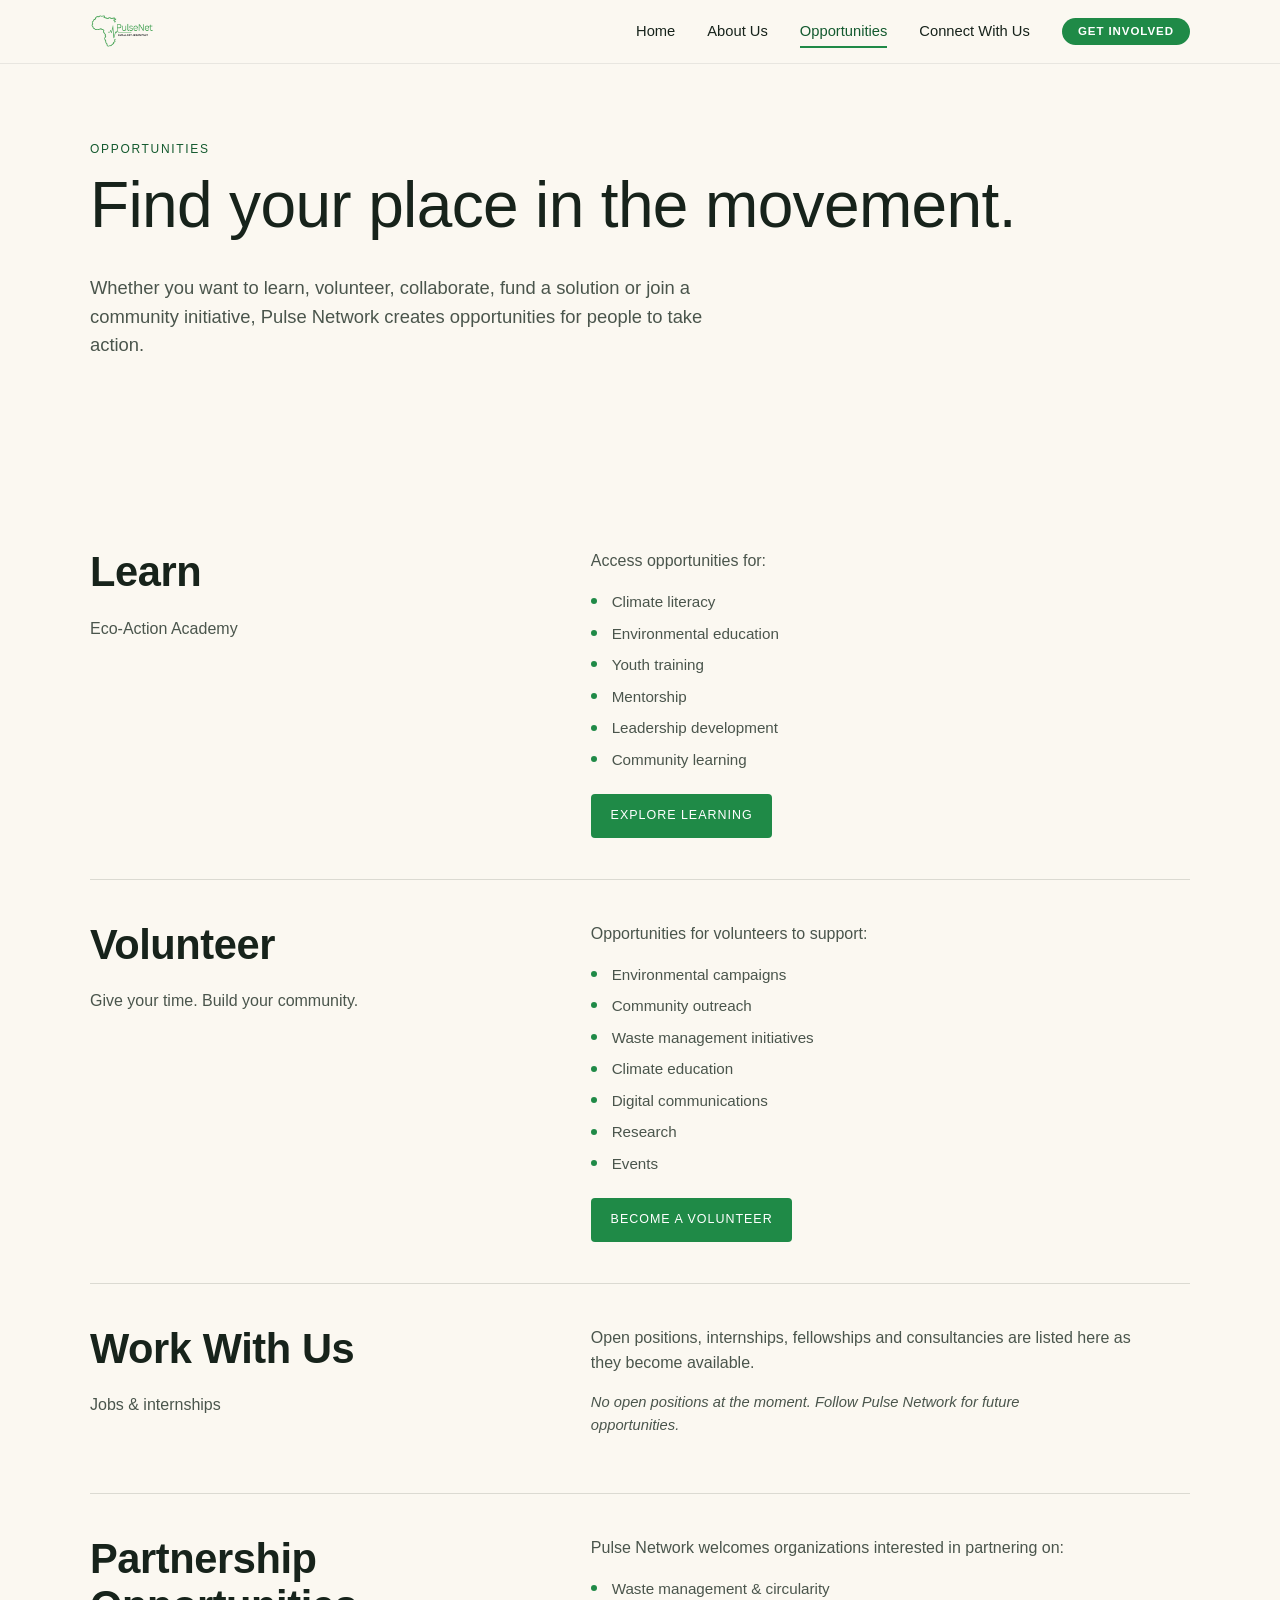
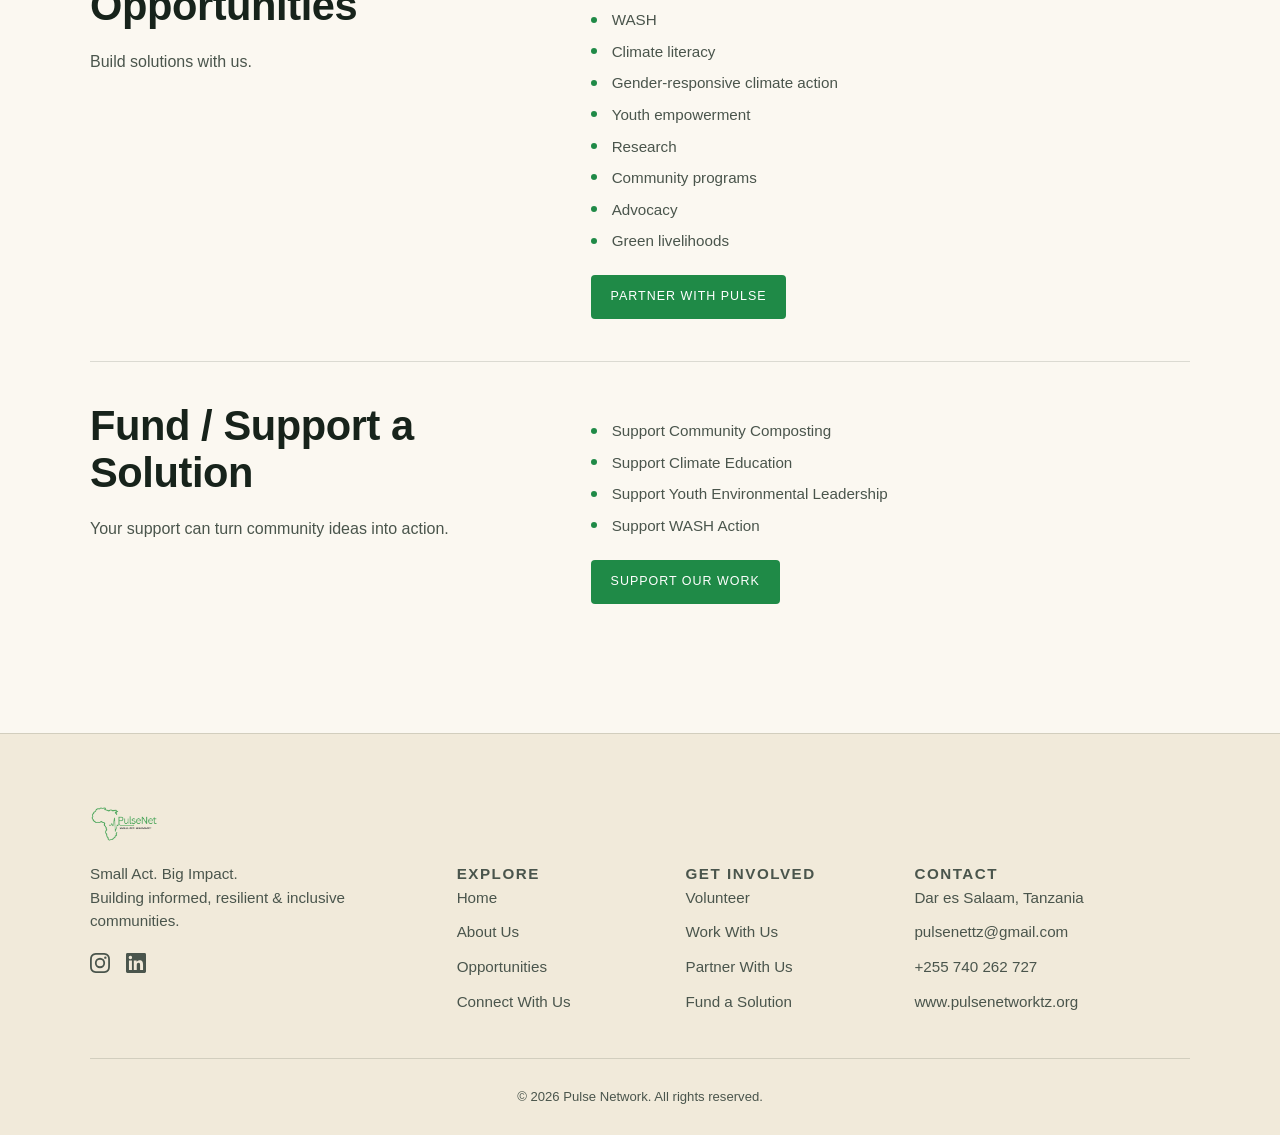
<file: opportunities.html>
<!DOCTYPE html>
<html lang="en">
<head>
<meta charset="UTF-8">
<meta name="viewport" content="width=device-width, initial-scale=1.0">
<title>Opportunities — Pulse Network</title>
    <link rel="icon" type="image/png" href="assets/favicon.png" media="(prefers-color-scheme: light)">
    <link rel="icon" type="image/png" href="assets/favicon-dark.png" media="(prefers-color-scheme: dark)">
<meta name="description" content="Learn, volunteer, work with us, partner, or fund a solution — find your place in the Pulse Network movement.">
<link rel="stylesheet" href="assets/styles.css?v=18">
</head>
<body>

<header class="site-header">
  <nav class="nav">
    <a href="index.html" class="brand" aria-label="Pulse Network home">
      <img src="assets/pulsenet_logo.png" alt="Pulse Network">
    </a>
    <button class="nav-toggle" aria-label="Toggle navigation" aria-expanded="false"><span></span><span></span><span></span></button>
    <div class="nav-links">
      <a href="index.html">Home</a>
      <a href="about.html">About Us</a>
      <a href="opportunities.html" aria-current="page">Opportunities</a>
      <a href="connect.html">Connect With Us</a>
      <a href="connect.html" class="btn btn-primary">Get Involved</a>
    </div>
  </nav>
</header>

<main>

  <section class="page-hero">
    <div class="wrap">
      <span class="eyebrow">Opportunities</span>
      <h1>Find your place in the movement.</h1>
      <p class="lede">Whether you want to learn, volunteer, collaborate, fund a solution or join a community initiative, Pulse Network creates opportunities for people to take action.</p>
    </div>
  </section>

  <section>
    <div class="wrap">

      <div class="opp-block reveal">
        <div>
          <h2>Learn</h2>
          <p>Eco-Action Academy</p>
        </div>
        <div>
          <p>Access opportunities for:</p>
          <ul class="opp-list">
            <li>Climate literacy</li>
            <li>Environmental education</li>
            <li>Youth training</li>
            <li>Mentorship</li>
            <li>Leadership development</li>
            <li>Community learning</li>
          </ul>
          <a href="connect.html" class="btn btn-primary">Explore Learning</a>
        </div>
      </div>

      <div class="opp-block reveal">
        <div>
          <h2>Volunteer</h2>
          <p>Give your time. Build your community.</p>
        </div>
        <div>
          <p>Opportunities for volunteers to support:</p>
          <ul class="opp-list">
            <li>Environmental campaigns</li>
            <li>Community outreach</li>
            <li>Waste management initiatives</li>
            <li>Climate education</li>
            <li>Digital communications</li>
            <li>Research</li>
            <li>Events</li>
          </ul>
          <a href="connect.html" class="btn btn-primary">Become a Volunteer</a>
        </div>
      </div>

      <div class="opp-block reveal">
        <div>
          <h2>Work With Us</h2>
          <p>Jobs &amp; internships</p>
        </div>
        <div>
          <p>Open positions, internships, fellowships and consultancies are listed here as they become available.</p>
          <p class="opp-empty">No open positions at the moment. Follow Pulse Network for future opportunities.</p>
        </div>
      </div>

      <div class="opp-block reveal">
        <div>
          <h2>Partnership Opportunities</h2>
          <p>Build solutions with us.</p>
        </div>
        <div>
          <p>Pulse Network welcomes organizations interested in partnering on:</p>
          <ul class="opp-list">
            <li>Waste management &amp; circularity</li>
            <li>WASH</li>
            <li>Climate literacy</li>
            <li>Gender-responsive climate action</li>
            <li>Youth empowerment</li>
            <li>Research</li>
            <li>Community programs</li>
            <li>Advocacy</li>
            <li>Green livelihoods</li>
          </ul>
          <a href="connect.html" class="btn btn-primary">Partner With Pulse</a>
        </div>
      </div>

      <div class="opp-block reveal">
        <div>
          <h2>Fund / Support a Solution</h2>
          <p>Your support can turn community ideas into action.</p>
        </div>
        <div>
          <ul class="opp-list">
            <li>Support Community Composting</li>
            <li>Support Climate Education</li>
            <li>Support Youth Environmental Leadership</li>
            <li>Support WASH Action</li>
          </ul>
          <a href="connect.html" class="btn btn-primary">Support Our Work</a>
        </div>
      </div>

    </div>
  </section>

</main>

<footer class="site-footer">
  <div class="wrap">
    <div class="footer-grid">
      <div class="footer-brand-col">
        <a href="index.html" aria-label="Pulse Network home">
          <img src="assets/pulsenet_logo.png" alt="Pulse Network">
        </a>
        <p class="footer-blurb">Small Act. Big Impact.<br>Building informed, resilient & inclusive communities.</p>
        <div class="footer-social">
          <a href="https://www.instagram.com/pulsenet_tz/" aria-label="Instagram">
            <svg viewBox="0 0 24 24" fill="currentColor" xmlns="http://www.w3.org/2000/svg" aria-hidden="true"><path d="M12 2.162c3.204 0 3.584.012 4.849.07 1.17.054 1.805.249 2.228.413.56.218.96.478 1.38.898s.68.82.898 1.38c.164.423.36 1.058.413 2.228.058 1.265.07 1.645.07 4.849s-.012 3.584-.07 4.849c-.053 1.17-.249 1.805-.413 2.228a3.7 3.7 0 0 1-.898 1.38c-.42.42-.82.68-1.38.898-.423.164-1.058.36-2.228.413-1.265.058-1.645.07-4.849.07s-3.584-.012-4.849-.07c-1.17-.053-1.805-.249-2.228-.413a3.7 3.7 0 0 1-1.38-.898c-.42-.42-.68-.82-.898-1.38-.164-.423-.36-1.058-.413-2.228-.058-1.265-.07-1.645-.07-4.849s.012-3.584.07-4.849c.054-1.17.249-1.805.413-2.228.218-.56.478-.96.898-1.38s.82-.68 1.38-.898c.423-.164 1.058-.36 2.228-.413 1.265-.058 1.645-.07 4.849-.07M12 0C8.741 0 8.332.014 7.052.072 5.775.131 4.902.333 4.14.63a5.9 5.9 0 0 0-2.126 1.384A5.9 5.9 0 0 0 .63 4.14c-.297.763-.5 1.635-.558 2.912C.014 8.332 0 8.741 0 12s.014 3.668.072 4.948c.059 1.277.261 2.15.558 2.912.307.79.717 1.459 1.384 2.126A5.9 5.9 0 0 0 4.14 23.37c.763.297 1.635.5 2.912.558C8.332 23.986 8.741 24 12 24s3.668-.014 4.948-.072c1.277-.059 2.15-.261 2.912-.558a5.9 5.9 0 0 0 2.126-1.384 5.9 5.9 0 0 0 1.384-2.126c.297-.763.5-1.635.558-2.912.058-1.28.072-1.689.072-4.948s-.014-3.668-.072-4.948c-.059-1.277-.261-2.15-.558-2.912a5.9 5.9 0 0 0-1.384-2.126A5.9 5.9 0 0 0 19.86.63c-.763-.297-1.635-.5-2.912-.558C15.668.014 15.259 0 12 0m0 5.838a6.162 6.162 0 1 0 0 12.324 6.162 6.162 0 0 0 0-12.324M12 16a4 4 0 1 1 0-8 4 4 0 0 1 0 8m7.846-10.406a1.44 1.44 0 1 1-2.88 0 1.44 1.44 0 0 1 2.88 0"/></svg>
          </a>
          <a href="https://www.linkedin.com/company/pulse-network-africa" aria-label="LinkedIn">
            <svg viewBox="0 0 16 16" fill="currentColor" xmlns="http://www.w3.org/2000/svg" aria-hidden="true"><path d="M13.633 13.633h-2.37V9.92c0-.885-.017-2.025-1.234-2.025-1.235 0-1.424.965-1.424 1.96v3.778h-2.37V5.998H8.51v1.043h.031a2.5 2.5 0 0 1 2.246-1.233c2.403 0 2.846 1.58 2.846 3.637zM3.56 4.954a1.376 1.376 0 1 1 0-2.751 1.376 1.376 0 0 1 0 2.751m1.185 8.679H2.372V5.998h2.373zM14.815.001H1.18A1.17 1.17 0 0 0 0 1.154v13.691A1.17 1.17 0 0 0 1.18 16h13.635A1.17 1.17 0 0 0 16 14.845V1.153A1.17 1.17 0 0 0 14.815 0"/></svg>
          </a>
        </div>
      </div>

      <nav class="footer-col">
        <p class="footer-col-title">Explore</p>
        <ul>
          <li><a href="index.html">Home</a></li>
          <li><a href="about.html">About Us</a></li>
          <li><a href="opportunities.html">Opportunities</a></li>
          <li><a href="connect.html">Connect With Us</a></li>
        </ul>
      </nav>

      <nav class="footer-col">
        <p class="footer-col-title">Get Involved</p>
        <ul>
          <li><a href="opportunities.html">Volunteer</a></li>
          <li><a href="opportunities.html">Work With Us</a></li>
          <li><a href="opportunities.html">Partner With Us</a></li>
          <li><a href="opportunities.html">Fund a Solution</a></li>
        </ul>
      </nav>

      <div class="footer-col">
        <p class="footer-col-title">Contact</p>
        <ul>
          <li><p>Dar es Salaam, Tanzania</p></li>
          <li><a href="mailto:pulsenettz@gmail.com">pulsenettz@gmail.com</a></li>
          <li><a href="tel:+255740262727">+255 740 262 727</a></li>
          <li><a href="https://www.pulsenettz.com">www.pulsenetworktz.org</a></li>
        </ul>
      </div>
    </div>

    <hr class="footer-sep">
    <p class="footer-copy">© 2026 Pulse Network. All rights reserved.</p>
  </div>
</footer>

<script src="assets/main.js"></script>
</body>
</html>
</file>
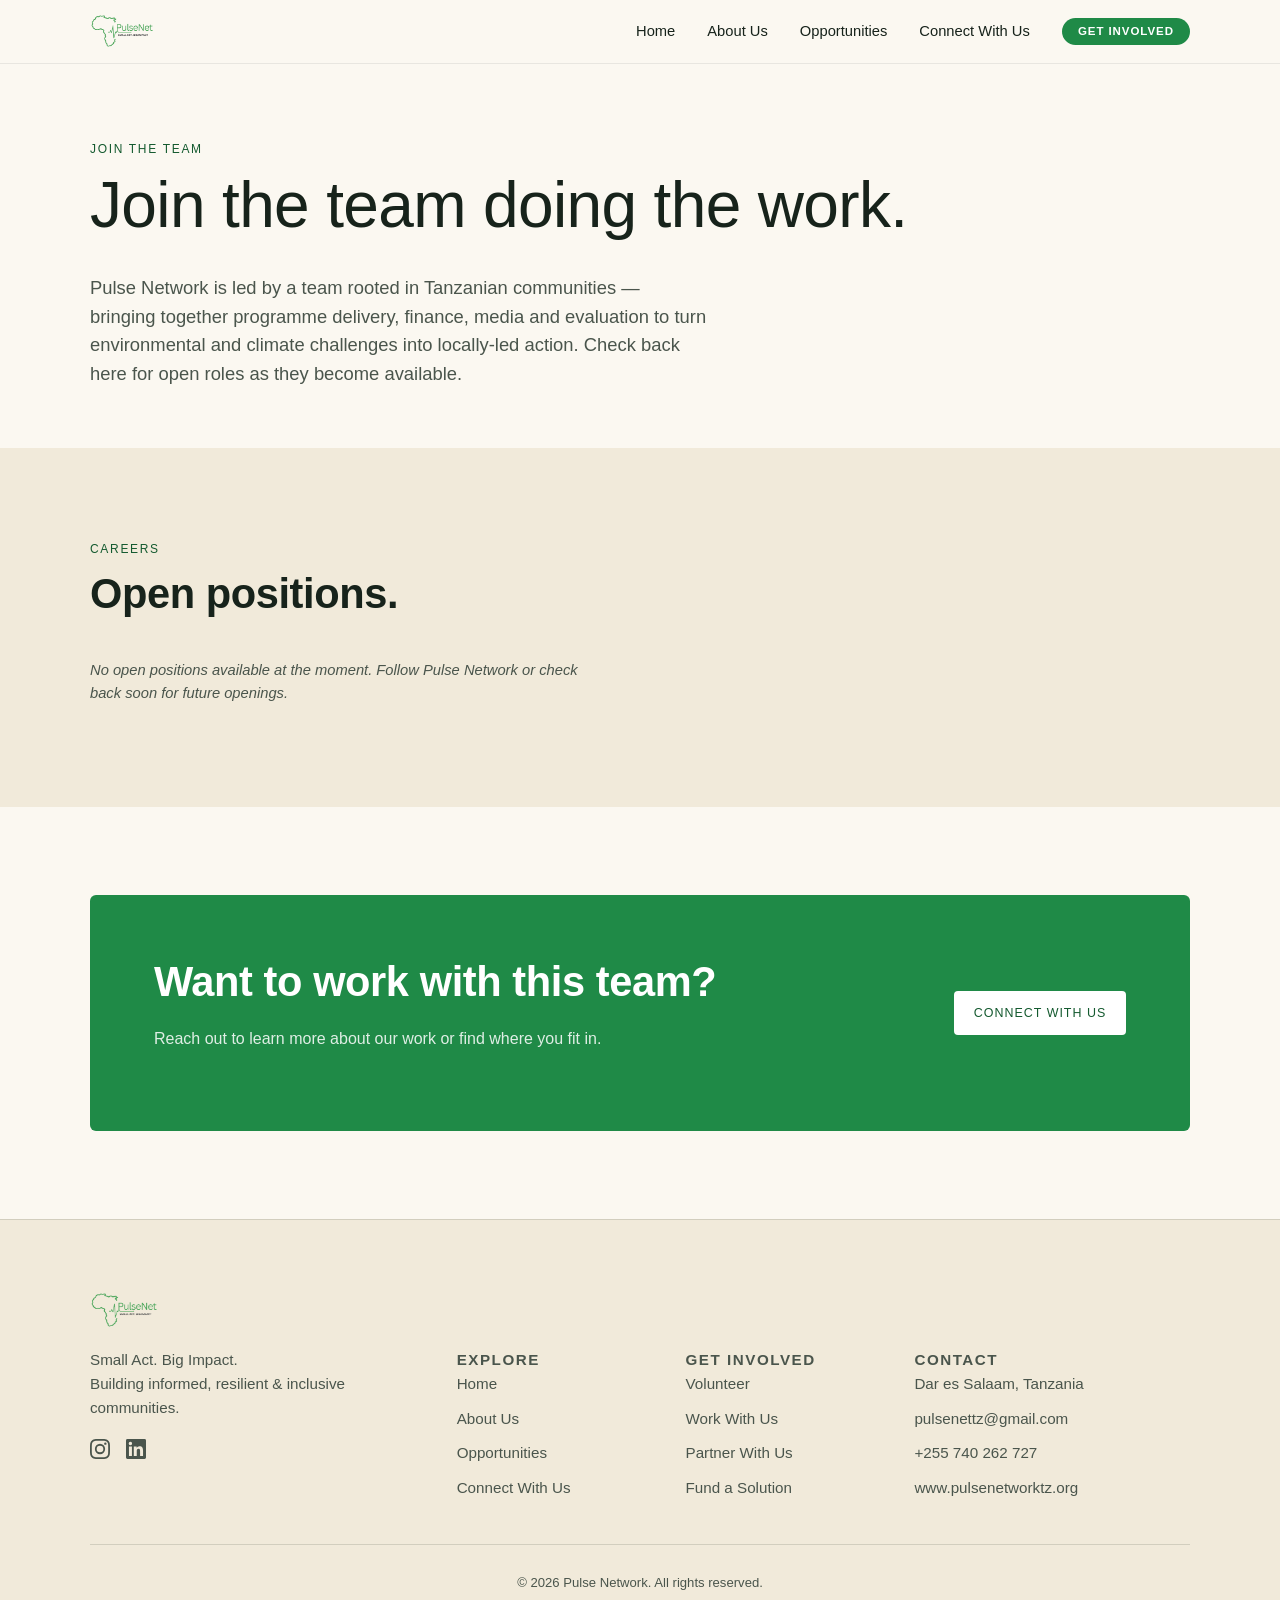
<file: team.html>
<!DOCTYPE html>
<html lang="en">
<head>
<meta charset="UTF-8">
<meta name="viewport" content="width=device-width, initial-scale=1.0">
<title>Join the Team</title>
    <link rel="icon" type="image/png" href="assets/favicon.png" media="(prefers-color-scheme: light)">
    <link rel="icon" type="image/png" href="assets/favicon-dark.png" media="(prefers-color-scheme: dark)">
<meta name="description" content="Interested in joining Pulse Network? See current open positions and future opportunities to work on environmental sustainability, climate action and social equity across Tanzania.">
<link rel="stylesheet" href="assets/styles.css?v=18">
</head>
<body>

<header class="site-header">
  <nav class="nav">
    <a href="index.html" class="brand" aria-label="Pulse Network home">
      <img src="assets/pulsenet_logo.png" alt="Pulse Network">
    </a>
    <button class="nav-toggle" aria-label="Toggle navigation" aria-expanded="false"><span></span><span></span><span></span></button>
    <div class="nav-links">
      <a href="index.html">Home</a>
      <a href="about.html">About Us</a>
      <a href="opportunities.html">Opportunities</a>
      <a href="connect.html">Connect With Us</a>
      <a href="connect.html" class="btn btn-primary">Get Involved</a>
    </div>
  </nav>
</header>

<main>

  <section class="page-hero">
    <div class="wrap">
      <span class="eyebrow">Join the team</span>
      <h1>Join the team doing the work.</h1>
      <p class="lede">Pulse Network is led by a team rooted in Tanzanian communities — bringing together programme delivery, finance, media and evaluation to turn environmental and climate challenges into locally-led action. Check back here for open roles as they become available.</p>
    </div>
  </section>

  <!-- OPEN POSITIONS -->
  <section class="section-alt">
    <div class="wrap">
      <div class="section-head reveal">
        <span class="eyebrow">Careers</span>
        <h2>Open positions.</h2>
      </div>
      <p class="opp-empty">No open positions available at the moment. Follow Pulse Network or check back soon for future openings.</p>
    </div>
  </section>

  <!-- CTA -->
  <section>
    <div class="wrap">
      <div class="cta-band reveal">
        <div class="cta-band-inner">
          <div>
            <h2>Want to work with this team?</h2>
            <p>Reach out to learn more about our work or find where you fit in.</p>
          </div>
          <a href="connect.html" class="btn btn-on-green">Connect with us</a>
        </div>
      </div>
    </div>
  </section>

</main>

<footer class="site-footer">
  <div class="wrap">
    <div class="footer-grid">
      <div class="footer-brand-col">
        <a href="index.html" aria-label="Pulse Network home">
          <img src="assets/pulsenet_logo.png" alt="Pulse Network">
        </a>
        <p class="footer-blurb">Small Act. Big Impact.<br>Building informed, resilient & inclusive communities.</p>
        <div class="footer-social">
          <a href="https://www.instagram.com/pulsenet_tz/" aria-label="Instagram">
            <svg viewBox="0 0 24 24" fill="currentColor" xmlns="http://www.w3.org/2000/svg" aria-hidden="true"><path d="M12 2.162c3.204 0 3.584.012 4.849.07 1.17.054 1.805.249 2.228.413.56.218.96.478 1.38.898s.68.82.898 1.38c.164.423.36 1.058.413 2.228.058 1.265.07 1.645.07 4.849s-.012 3.584-.07 4.849c-.053 1.17-.249 1.805-.413 2.228a3.7 3.7 0 0 1-.898 1.38c-.42.42-.82.68-1.38.898-.423.164-1.058.36-2.228.413-1.265.058-1.645.07-4.849.07s-3.584-.012-4.849-.07c-1.17-.053-1.805-.249-2.228-.413a3.7 3.7 0 0 1-1.38-.898c-.42-.42-.68-.82-.898-1.38-.164-.423-.36-1.058-.413-2.228-.058-1.265-.07-1.645-.07-4.849s.012-3.584.07-4.849c.054-1.17.249-1.805.413-2.228.218-.56.478-.96.898-1.38s.82-.68 1.38-.898c.423-.164 1.058-.36 2.228-.413 1.265-.058 1.645-.07 4.849-.07M12 0C8.741 0 8.332.014 7.052.072 5.775.131 4.902.333 4.14.63a5.9 5.9 0 0 0-2.126 1.384A5.9 5.9 0 0 0 .63 4.14c-.297.763-.5 1.635-.558 2.912C.014 8.332 0 8.741 0 12s.014 3.668.072 4.948c.059 1.277.261 2.15.558 2.912.307.79.717 1.459 1.384 2.126A5.9 5.9 0 0 0 4.14 23.37c.763.297 1.635.5 2.912.558C8.332 23.986 8.741 24 12 24s3.668-.014 4.948-.072c1.277-.059 2.15-.261 2.912-.558a5.9 5.9 0 0 0 2.126-1.384 5.9 5.9 0 0 0 1.384-2.126c.297-.763.5-1.635.558-2.912.058-1.28.072-1.689.072-4.948s-.014-3.668-.072-4.948c-.059-1.277-.261-2.15-.558-2.912a5.9 5.9 0 0 0-1.384-2.126A5.9 5.9 0 0 0 19.86.63c-.763-.297-1.635-.5-2.912-.558C15.668.014 15.259 0 12 0m0 5.838a6.162 6.162 0 1 0 0 12.324 6.162 6.162 0 0 0 0-12.324M12 16a4 4 0 1 1 0-8 4 4 0 0 1 0 8m7.846-10.406a1.44 1.44 0 1 1-2.88 0 1.44 1.44 0 0 1 2.88 0"/></svg>
          </a>
          <a href="https://www.linkedin.com/company/pulse-network-africa" aria-label="LinkedIn">
            <svg viewBox="0 0 16 16" fill="currentColor" xmlns="http://www.w3.org/2000/svg" aria-hidden="true"><path d="M13.633 13.633h-2.37V9.92c0-.885-.017-2.025-1.234-2.025-1.235 0-1.424.965-1.424 1.96v3.778h-2.37V5.998H8.51v1.043h.031a2.5 2.5 0 0 1 2.246-1.233c2.403 0 2.846 1.58 2.846 3.637zM3.56 4.954a1.376 1.376 0 1 1 0-2.751 1.376 1.376 0 0 1 0 2.751m1.185 8.679H2.372V5.998h2.373zM14.815.001H1.18A1.17 1.17 0 0 0 0 1.154v13.691A1.17 1.17 0 0 0 1.18 16h13.635A1.17 1.17 0 0 0 16 14.845V1.153A1.17 1.17 0 0 0 14.815 0"/></svg>
          </a>
        </div>
      </div>

      <nav class="footer-col">
        <p class="footer-col-title">Explore</p>
        <ul>
          <li><a href="index.html">Home</a></li>
          <li><a href="about.html">About Us</a></li>
          <li><a href="opportunities.html">Opportunities</a></li>
          <li><a href="connect.html">Connect With Us</a></li>
        </ul>
      </nav>

      <nav class="footer-col">
        <p class="footer-col-title">Get Involved</p>
        <ul>
          <li><a href="opportunities.html">Volunteer</a></li>
          <li><a href="opportunities.html">Work With Us</a></li>
          <li><a href="opportunities.html">Partner With Us</a></li>
          <li><a href="opportunities.html">Fund a Solution</a></li>
        </ul>
      </nav>

      <div class="footer-col">
        <p class="footer-col-title">Contact</p>
        <ul>
          <li><p>Dar es Salaam, Tanzania</p></li>
          <li><a href="mailto:pulsenettz@gmail.com">pulsenettz@gmail.com</a></li>
          <li><a href="tel:+255740262727">+255 740 262 727</a></li>
          <li><a href="https://www.pulsenettz.com">www.pulsenetworktz.org</a></li>
        </ul>
      </div>
    </div>

    <hr class="footer-sep">
    <p class="footer-copy">© 2026 Pulse Network. All rights reserved.</p>
  </div>
</footer>

<script src="assets/main.js"></script>
</body>
</html>
</file>
<file: assets/styles.css>
@font-face {
  font-family: 'Halenoir';
  src: url('fonts/Halenoir-Regular.otf') format('otf');
  font-weight: 400;
  font-style: normal;
  font-display: swap;
}
@font-face {
  font-family: 'Halenoir';
  src: url('fonts/Halenoir-Medium.otf') format('otf');
  font-weight: 500;
  font-style: normal;
  font-display: swap;
}
@font-face {
  font-family: 'Halenoir';
  src: url('fonts/Halenoir-SemiBold.otf') format('otf');
  font-weight: 600;
  font-style: normal;
  font-display: swap;
}
@font-face {
  font-family: 'Halenoir';
  src: url('fonts/Halenoir-Bold.otf') format('otf');
  font-weight: 700;
  font-style: normal;
  font-display: swap;
}

:root {
  /* --- Color: warm paper ground, brand green as the one accent, ochre as the
     earth/soil counter-accent (waste-to-value, circularity). No near-black,
     no acid-green-on-black — the brief already owns green, so the ground
     stays warm and legible instead of doubling down on a dark UI cliché. */
  --green: #1F8A47;
  --green-deep: #145A2F;
  --green-pale: #E4F1E7;
  --ochre: #B9781F;
  --ochre-pale: #F5E9D6;
  --ink: #17231B;
  --ink-soft: #4A554C;
  --paper: #FBF8F1;
  --paper-alt: #F1EADA;
  --white: #FFFFFF;
  --line: rgba(23, 35, 27, 0.14);
  --line-soft: rgba(23, 35, 27, 0.08);

  --font-display: 'Halenoir', -apple-system, BlinkMacSystemFont, 'Segoe UI', Helvetica, Arial, sans-serif;
  --font-body: 'Halenoir', -apple-system, BlinkMacSystemFont, 'Segoe UI', Helvetica, Arial, sans-serif;
  --font-mono: 'Halenoir', -apple-system, BlinkMacSystemFont, 'Segoe UI', Helvetica, Arial, sans-serif;

  --max-width: 1180px;
  --radius: 4px;
  --shadow-soft: 0 1px 2px rgba(23,35,27,0.06), 0 8px 24px rgba(23,35,27,0.05);
}

* { box-sizing: border-box; }
html { scroll-behavior: smooth; }

@media (prefers-reduced-motion: reduce) {
  html { scroll-behavior: auto; }
  * { animation-duration: 0.01ms !important; animation-iteration-count: 1 !important; transition-duration: 0.01ms !important; }
}

body {
  margin: 0;
  font-family: var(--font-body);
  color: var(--ink);
  background: var(--paper);
  line-height: 1.55;
  -webkit-font-smoothing: antialiased;
}

img { max-width: 100%; display: block; }
a { color: inherit; text-decoration: none; }

h1, h2, h3, h4 {
  font-family: var(--font-display);
  font-weight: 600;
  line-height: 1.12;
  margin: 0 0 0.5em;
  letter-spacing: -0.01em;
}

h1 { font-size: clamp(2.4rem, 5vw, 4.2rem); font-weight: 500; }
h2 { font-size: clamp(1.8rem, 3.4vw, 2.6rem); }
h3 { font-size: 1.3rem; }

p { margin: 0 0 1em; color: var(--ink-soft); max-width: 62ch; }

.eyebrow {
  font-family: var(--font-mono);
  font-size: 0.75rem;
  letter-spacing: 0.14em;
  text-transform: uppercase;
  color: var(--green-deep);
  display: inline-flex;
  align-items: center;
  margin-bottom: 1em;
}

.wrap {
  max-width: var(--max-width);
  margin: 0 auto;
  padding: 0 clamp(1.25rem, 4vw, 2.5rem);
}

/* Buttons */
.btn {
  display: inline-flex;
  align-items: center;
  gap: 0.5em;
  font-family: var(--font-mono);
  font-size: 0.78rem;
  letter-spacing: 0.08em;
  text-transform: uppercase;
  padding: 0.9em 1.5em;
  border-radius: var(--radius);
  border: 1px solid transparent;
  cursor: pointer;
  transition: transform 0.15s ease, background 0.15s ease, color 0.15s ease, border-color 0.15s ease;
  white-space: nowrap;
}
.btn-primary { background: var(--green); color: var(--white); }
.btn-primary:hover { background: var(--green-deep); transform: translateY(-1px); }
.btn-ghost { background: transparent; color: var(--ink); border-color: var(--line); }
.btn-ghost:hover { border-color: var(--green); color: var(--green-deep); }
.btn-on-green { background: var(--white); color: var(--green-deep); }
.btn-on-green:hover { background: var(--ink); color: var(--white); }

/* ---- Nav ---- */
.site-header {
  position: sticky;
  top: 0;
  z-index: 40;
  background: rgba(251, 248, 241, 0.92);
  backdrop-filter: blur(8px);
  border-bottom: 1px solid var(--line-soft);
}
.nav {
  display: flex;
  align-items: center;
  justify-content: space-between;
  padding: 0.9rem clamp(1.25rem, 4vw, 2.5rem);
  max-width: var(--max-width);
  margin: 0 auto;
}
.brand { display: flex; align-items: center; gap: 0.6em; }
.brand img { height: 34px; width: auto; }
.brand-word { font-family: var(--font-display); font-size: 1.15rem; font-weight: 600; }
.brand-tag { font-family: var(--font-mono); font-size: 0.62rem; letter-spacing: 0.08em; text-transform: uppercase; color: var(--ink-soft); display: block; margin-top: -2px; }

.nav-links { display: flex; align-items: center; gap: 2rem; }
.nav-links a { font-size: 0.92rem; font-weight: 500; position: relative; padding: 0.2em 0; }
.nav-links a::after {
  content: ''; position: absolute; left: 0; right: 100%; bottom: -2px; height: 2px; background: var(--green);
  transition: right 0.2s ease;
}
.nav-links a:hover::after, .nav-links a[aria-current="page"]::after { right: 0; }
.nav-links a[aria-current="page"] { color: var(--green-deep); }

/* "Get Involved" button in the nav: the .nav-links a rules above otherwise
   override .btn — force it back to a proper button (smaller text, balanced
   padding, no underline bar). */
.nav-links a.btn {
  padding: 0.7em 1.4em;
  font-size: 0.72rem;
  font-weight: 600;
  line-height: 1;
  border: 0;
  border-radius: 999px;
}
.nav-links a.btn::after { content: none; }

.nav-actions { display: flex; align-items: center; gap: 1.4rem; }
.nav-toggle { display: none; background: none; border: none; cursor: pointer; padding: 0.4em; }
.nav-toggle span { display: block; width: 22px; height: 2px; background: var(--ink); margin: 5px 0; }

@media (max-width: 860px) {
  /* Mobile: the nav opens as a dropdown card under the hamburger, on the same
     screen. Hidden by default, shown when JS adds .open — no overlay page. */
  .nav { position: relative; }

  .nav-links {
    display: none;
    position: absolute;
    top: calc(100% + 0.4rem);
    right: 0;
    left: auto;
    width: max-content;
    min-width: 148px;
    flex-direction: column;
    align-items: stretch;
    gap: 0;
    padding: 0.2rem 0;
    background: var(--white);
    border: 1px solid var(--line-soft);
    border-radius: 10px;
    box-shadow: 0 8px 20px rgba(23, 35, 27, 0.14);
    z-index: 50;
  }
  .nav-links.open { display: flex; }

  .nav-links a {
    font-size: 0.85rem;
    font-weight: 500;
    color: var(--ink);
    padding: 0.5rem 0.9rem;
    border: 0;
  }
  .nav-links a::after { display: none; }
  /* no green highlight on hover / active — every item looks the same */
  .nav-links a:hover,
  .nav-links a:focus-visible,
  .nav-links a[aria-current="page"] { color: var(--ink); background: none; }

  /* "Get Involved" reads as a plain nav link on mobile — no pill, no accent */
  .nav-links a.btn {
    margin: 0;
    padding: 0.5rem 0.9rem;
    background: none;
    color: var(--ink);
    border: 0;
    border-radius: 0;
    font-size: 0.85rem;
    font-weight: 500;
    letter-spacing: normal;
    text-transform: none;
    justify-content: flex-start;
  }
  .nav-links a.btn:hover { background: none; color: var(--ink); }

  .nav-toggle { display: block; }
}

/* ---- Hero ---- */
.hero {
  padding: clamp(4rem, 10vw, 7.5rem) 0 clamp(3.5rem, 8vw, 5.5rem);
  margin-bottom: clamp(2rem, 6vw, 4.5rem);
  position: relative;
  overflow: hidden;
  isolation: isolate;
}
.hero-bg { position: absolute; inset: 0; z-index: -2; }
.hero-bg img { width: 100%; height: 100%; object-fit: cover; object-position: 50% 22%; }
.hero-scrim {
  position: absolute;
  inset: 0;
  z-index: -1;
  background:
    linear-gradient(180deg, rgba(10,16,12,0.32) 0%, rgba(10,16,12,0.72) 78%, rgba(10,16,12,0.82) 100%),
    linear-gradient(90deg, rgba(10,16,12,0.55) 0%, rgba(10,16,12,0.15) 62%);
}
/* Two-column content overlay: headline + focus areas on the left,
   mission statement + email capture on the right. */
/* Single column, centred both axes within the hero. */
.hero-inner {
  display: flex;
  flex-direction: column;
  align-items: center;
  justify-content: center;
  text-align: center;
  gap: 1.35rem;
  min-height: 62vh;
  max-width: 760px;
}
.hero-col { display: contents; }

.hero h1 {
  color: #fff;
  font-size: clamp(2.3rem, 4.6vw, 3.4rem);
  line-height: 1.05;
  margin: 0;
}
.hero h1 em {
  /* same typeface as the rest of the headline, just italic for emphasis */
  font-style: italic;
  font-weight: 400;
  letter-spacing: 0;
}

.hero-subtitle {
  color: rgba(255,255,255,0.72);
  font-size: 0.98rem;
  margin: 0;
}

.hero-tags {
  list-style: none;
  margin: 0;
  padding: 0;
  display: flex;
  flex-wrap: wrap;
  justify-content: center;
  gap: 0.55rem 1.6rem;
  font-family: var(--font-mono);
  font-size: 0.9rem;
}
.hero-tags li { color: #7CC89B; white-space: nowrap; }

.hero-body {
  color: rgba(255,255,255,0.9);
  font-size: 1.05rem;
  line-height: 1.6;
  margin: 0;
  max-width: 52ch;
}

.hero-subscribe {
  display: flex;
  align-items: center;
  gap: 0.5rem;
  max-width: 460px;
  padding: 0.4rem 0.4rem 0.4rem 1.4rem;
  background: #fff;
  border-radius: 999px;
  box-shadow: 0 10px 30px rgba(10,16,12,0.28);
}

.hero-subscribe__btn {
  flex: 0 0 auto;
  border: 0;
  cursor: pointer;
  background: var(--green);
  color: #fff;
  font-family: var(--font-mono);
  font-size: 0.85rem;
  letter-spacing: 0.04em;
  padding: 0.9em 1.7em;
  border-radius: 999px;
  transition: background 0.15s ease, transform 0.15s ease;
  white-space: nowrap;
}
.hero-subscribe__btn:hover { background: var(--green-deep); transform: translateY(-1px); }

.hero .pulse-divider.accent { color: rgba(255,255,255,0.5); position: relative; z-index: 1; }

/* Desktop / tablet (md and up): give the headline room to wrap to 3 lines
   naturally, and keep all four focus-area tags on a single row. */
@media (min-width: 861px) {
  .hero-inner { max-width: 820px; }
  .hero h1 {
    font-size: 3.1rem;
    max-width: 24ch;          /* wide enough for 3 lines, not 2 */
    text-wrap: balance;       /* even out the 3 lines, no manual <br> */
  }
  .hero-tags {
    flex-wrap: nowrap;        /* all four tags on one line */
    gap: 0.55rem 1.1rem;      /* tighter horizontal gap so they fit */
  }
}

@media (max-width: 860px) {
  /* Mobile: the first viewport shows only the headline + "Our work spans…" +
     tags. The mission paragraph and email form sit below the fold. */
  .hero { padding-top: 0; padding-bottom: clamp(2.5rem, 10vw, 4rem); }
  .hero-inner {
    display: flex;
    flex-direction: column;
    min-height: 0;
    gap: 0;
  }
  .hero-col { display: flex; flex-direction: column; align-items: center; width: 100%; }
  .hero-col--left {
    min-height: 100vh;
    min-height: 100svh;
    justify-content: center;
    gap: 1.15rem;
    padding: 4.5rem 0;
  }
  .hero-col--right {
    gap: 1.25rem;
    padding-top: clamp(2rem, 8vw, 3.5rem);
  }
  .hero-body { max-width: none; }
  .hero-subscribe { width: 100%; max-width: 420px; }
}

@media (max-width: 480px) {
  .hero-subscribe {
    flex-wrap: wrap;
    gap: 0.6rem;
    padding: 0.9rem;
    border-radius: 18px;
  }
  .hero-subscribe__input { flex-basis: 100%; padding: 0.6rem 0.4rem; }
  .hero-subscribe__btn { width: 100%; border-radius: 999px; }
}


/* ---- Sections ---- */
section { padding: clamp(3rem, 7vw, 5.5rem) 0; }
.section-alt { background: var(--paper-alt); }
.section-head { max-width: 640px; margin-bottom: 2.6rem; }

/* ---- Theme cards ---- */
.theme-grid { display: grid; grid-template-columns: repeat(2, 1fr); gap: 1.4rem; }
@media (max-width: 720px) { .theme-grid { grid-template-columns: 1fr; } }
.theme-card {
  background: var(--white);
  border: 1px solid var(--line);
  border-radius: var(--radius);
  padding: 2rem;
  transition: border-color 0.2s ease, transform 0.2s ease;
}
.theme-card:hover { border-color: var(--green); transform: translateY(-3px); }
.theme-card .icon { font-size: 1.8rem; margin-bottom: 1rem; display: block; }
.theme-card h3 { margin-bottom: 0.5rem; }
.theme-card p { margin-bottom: 0; font-size: 0.95rem; }
.theme-card .focus { margin-top: 1rem; font-family: var(--font-mono); font-size: 0.74rem; color: var(--green-deep); line-height: 1.7; }

/* ---- Process trail (uses the pulse line as connective tissue) ---- */
.trail { position: relative; display: grid; grid-template-columns: repeat(4, 1fr); gap: 1.5rem; }
@media (max-width: 860px) { .trail { grid-template-columns: 1fr; } }
.trail-step { position: relative; padding-top: 1.2rem; }
.trail-step .num { font-family: var(--font-mono); font-size: 0.78rem; color: var(--green); display: block; margin-bottom: 0.6rem; }
.trail-step h3 { font-size: 1.1rem; margin-bottom: 0.35rem; }
.trail-step p { font-size: 0.92rem; margin-bottom: 0; }

.trail-vertical { display: flex; flex-direction: column; gap: 0; max-width: 640px; }
.trail-vertical .v-step { display: flex; gap: 1.4rem; padding: 1.3rem 0; border-bottom: 1px dashed var(--line); }
.trail-vertical .v-step:last-child { border-bottom: none; }
.trail-vertical .v-step .num { font-family: var(--font-mono); color: var(--green); font-size: 0.85rem; flex: none; width: 2.4rem; padding-top: 0.15rem; }
.trail-vertical .v-step h3 { margin-bottom: 0.3rem; font-size: 1.05rem; }
.trail-vertical .v-step p { margin-bottom: 0; font-size: 0.92rem; }

/* ---- Initiative / opportunity cards ---- */
.card-grid { display: grid; grid-template-columns: repeat(4, 1fr); gap: 1.2rem; }
@media (max-width: 980px) { .card-grid { grid-template-columns: repeat(2, 1fr); } }
@media (max-width: 560px) { .card-grid { grid-template-columns: 1fr; } }
.init-card { background: var(--white); border: 1px solid var(--line); border-radius: var(--radius); padding: 1.6rem; }
.init-card .tag { font-family: var(--font-mono); font-size: 0.68rem; letter-spacing: 0.08em; text-transform: uppercase; color: var(--green); }
.init-card h3 { margin: 0.5rem 0 0.4rem; font-size: 1.1rem; }
.init-card p { font-size: 0.9rem; margin-bottom: 0; }

/* ---- CTA band ---- */
.cta-band { background: var(--green); color: var(--white); border-radius: 6px; padding: clamp(2.4rem, 6vw, 4rem); text-align: left; }
.cta-band h2 { color: var(--white); }
.cta-band p { color: rgba(255,255,255,0.86); }
.cta-band-inner { display: flex; align-items: center; justify-content: space-between; gap: 2rem; flex-wrap: wrap; }

/* ---- Timeline (About) ---- */
.timeline { display: flex; flex-direction: column; max-width: 560px; }
.tl-item { position: relative; padding: 0 0 2.2rem 2.2rem; border-left: 2px solid var(--line); }
.tl-item:last-child { border-left-color: transparent; padding-bottom: 0; }
.tl-item::before { content: ''; position: absolute; left: -7px; top: 2px; width: 12px; height: 12px; border-radius: 50%; background: var(--green); border: 3px solid var(--paper); }
.tl-item .yr { font-family: var(--font-mono); font-size: 0.8rem; color: var(--green-deep); display: block; margin-bottom: 0.3rem; }
.tl-item h3 { font-size: 1.05rem; margin-bottom: 0.25rem; }
.tl-item p { font-size: 0.92rem; margin-bottom: 0; }

/* ---- Values ---- */
.values-grid { display: flex; flex-wrap: wrap; gap: 0.8rem; }
.value-chip { border: 1px solid var(--line); border-radius: 999px; padding: 0.7em 1.3em; font-size: 0.92rem; background: var(--white); }

/* ---- Team ---- */
.team-grid { display: grid; grid-template-columns: repeat(3, 1fr); gap: 1.6rem 1.4rem; }
@media (max-width: 720px) { .team-grid { grid-template-columns: repeat(2, 1fr); } }
.team-card .avatar { width: 100%; aspect-ratio: 1; border-radius: var(--radius); background: var(--green-pale); display: flex; align-items: center; justify-content: center; font-family: var(--font-display); font-size: 2rem; color: var(--green-deep); margin-bottom: 0.9rem; }
/* Cut-out portrait on the site green (image has a transparent background) */
.team-card .avatar--photo { background: var(--green); padding: 0; overflow: hidden; filter: grayscale(100%);}
.team-card .avatar--photo:hover { background: var(--green); padding: 0; overflow: hidden; filter: grayscale(0%);}
.team-card .avatar--photo img { width: 100%; height: 100%; object-fit: cover; object-position: top center; }
.team-card h3 { font-size: 1rem; margin-bottom: 0.15rem; }
.team-card .role { font-family: var(--font-mono); font-size: 0.72rem; text-transform: uppercase; letter-spacing: 0.06em; color: var(--ink-soft); }

/* ---- Partner marquee ---- */
.partner-marquee {
  overflow: hidden;
  padding: 0.75rem 0;
  -webkit-mask-image: linear-gradient(90deg, transparent, #000 7%, #000 93%, transparent);
  mask-image: linear-gradient(90deg, transparent, #000 7%, #000 93%, transparent);
}
.partner-track {
  display: flex;
  flex-wrap: nowrap;
  align-items: center;
  width: max-content;
  animation: partner-scroll 55s linear infinite;
  will-change: transform;
}
.partner-marquee:hover .partner-track,
.partner-marquee:focus-within .partner-track { animation-play-state: paused; }

.partner-card {
  flex: 0 0 auto;
  width: auto;
  height: clamp(58px, 9vw, 80px);
  aspect-ratio: auto;
  padding: 0 clamp(1rem, 2.5vw, 1.6rem);
  margin-right: clamp(0.5rem, 1.6vw, 0.9rem);
  display: flex;
  align-items: center;
  justify-content: center;
}
.partner-card img {
  height: 100%;
  width: auto;
  max-width: clamp(110px, 20vw, 170px);
  object-fit: contain;
  padding: 0.6rem 0;
}

@keyframes partner-scroll {
  from { transform: translateX(0); }
  to   { transform: translateX(-50%); }
}
@media (prefers-reduced-motion: reduce) {
  .partner-marquee { overflow-x: auto; }
  .partner-track { animation: none; }
}

/* ---- Partners strip ---- */
/* ---- Partners marquee: continuous infinite auto-scroll, pauses on hover/focus.
   Track holds two identical sets of cards; each card carries a right margin so
   one set is exactly half the track width and translateX(-50%) loops seamlessly. */
.partner-card {
  flex: 0 0 auto;
  height: clamp(60px, 9vw, 84px);
  padding: 0 clamp(1rem, 2.5vw, 1.6rem);
  margin-right: clamp(0.5rem, 1.6vw, 0.9rem);
  display: flex;
  align-items: center;
  justify-content: center;
}

/* Logos: normalise by height so wide wordmarks and square marks read as
   the same optical weight. object-fit needs both dimensions set. */
.partner-card img {
  height: 100%;
  width: auto;
  max-width: clamp(110px, 20vw, 168px);
  object-fit: contain;
  padding: 0.7rem 0;
}

/* Mute at rest so 11 sets of brand colours don't fight each other.
   Delete both rules if you want them full colour. */
.partner-card img { filter: grayscale(1); opacity: 0.7; transition: filter .25s ease, opacity .25s ease; }
.partner-marquee:hover .partner-card img { filter: none; opacity: 1; }

/* ---- Opportunity sections ---- */
.opp-block { display: grid; grid-template-columns: 1fr 1.3fr; gap: 2.5rem; padding: 2.6rem 0; border-bottom: 1px solid var(--line); align-items: start; }
.opp-block:last-child { border-bottom: none; }
@media (max-width: 800px) { .opp-block { grid-template-columns: 1fr; gap: 1.2rem; } }
.opp-block .icon { font-size: 1.6rem; }
.opp-list { list-style: none; margin: 1rem 0 1.4rem; padding: 0; display: grid; gap: 0.5rem; }
.opp-list li { position: relative; padding-left: 1.3rem; font-size: 0.95rem; color: var(--ink-soft); }
.opp-list li::before { content: ''; position: absolute; left: 0; top: 0.55em; width: 6px; height: 6px; background: var(--green); border-radius: 50%; }
.opp-empty { font-style: italic; color: var(--ink-soft); font-size: 0.92rem; }

/* ---- Form ---- */
.form-grid { display: grid; grid-template-columns: 1fr 1fr; gap: 1.1rem; }
@media (max-width: 640px) { .form-grid { grid-template-columns: 1fr; } }
.field { display: flex; flex-direction: column; gap: 0.4rem; margin-bottom: 1.1rem; }
.field.full { grid-column: 1 / -1; }
.field label { font-family: var(--font-mono); font-size: 0.72rem; text-transform: uppercase; letter-spacing: 0.06em; color: var(--ink-soft); }
.field input, .field textarea, .field select {
  font-family: var(--font-body); font-size: 0.98rem; padding: 0.8em 0.9em; border: 1px solid var(--line); border-radius: var(--radius); background: var(--white); color: var(--ink);
}
.field input:focus, .field textarea:focus { outline: 2px solid var(--green); outline-offset: 1px; border-color: var(--green); }
.checkbox-grid { display: grid; grid-template-columns: repeat(2, 1fr); gap: 0.6rem 1rem; }
@media (max-width: 520px) { .checkbox-grid { grid-template-columns: 1fr; } }
.checkbox-item { display: flex; align-items: center; gap: 0.6em; font-size: 0.92rem; }
.checkbox-item input { width: 16px; height: 16px; accent-color: var(--green); }
.form-note { font-size: 0.82rem; color: var(--ink-soft); margin-top: 0.6rem; }
.form-status { font-size: 0.9rem; margin-top: 0.9rem; font-family: var(--font-mono); display: none; }
.form-status.visible { display: block; }
.form-status.ok { color: var(--green-deep); }
.form-status.err { color: #A33A2A; }

/* ---- Contact info cards ---- */
.contact-grid { display: grid; grid-template-columns: 1fr 1fr; gap: 3rem; }
@media (max-width: 860px) { .contact-grid { grid-template-columns: 1fr; } }
.info-list { list-style: none; margin: 0; padding: 0; display: grid; gap: 1rem; }
.info-list li { display: flex; gap: 0.9em; font-size: 1rem; }
.info-list .k { font-family: var(--font-mono); font-size: 0.78rem; color: var(--green-deep); width: 2rem; flex: none; padding-top: 0.2em; }
.social-row { display: flex; gap: 1.1rem; margin-top: 1.6rem; flex-wrap: wrap; }
.social-row a { font-family: var(--font-mono); font-size: 0.8rem; border: 1px solid var(--line); padding: 0.6em 1.1em; border-radius: 999px; transition: border-color 0.2s ease, color 0.2s ease; }
.social-row a:hover { border-color: var(--green); color: var(--green-deep); }

/* ---- Footer (footer-01 layout: brand + blurb + social, link columns, contact, rule, centered copyright) ---- */
.site-footer {
  background: var(--paper-alt);
  color: var(--ink-soft);
  border-top: 1px solid var(--line);
  padding: clamp(3rem, 6vw, 4.5rem) 0 1.75rem;
}
.footer-grid {
  display: grid;
  grid-template-columns: 1.7fr 1fr 1fr 1.4fr;
  gap: 2.75rem 2rem;
  padding-bottom: 2.75rem;
}
@media (max-width: 900px) { .footer-grid { grid-template-columns: 1fr 1fr; } }
@media (max-width: 560px) { .footer-grid { grid-template-columns: 1fr; gap: 2rem; } }

.footer-brand-col { display: flex; flex-direction: column; gap: 1.25rem; max-width: 34ch; }
@media (max-width: 900px) { .footer-brand-col { grid-column: 1 / -1; max-width: none; } }
.footer-brand-col img { height: 36px; width: auto; }
/* Capped at four lines; width tuned so the copy wraps to exactly four. */
.footer-blurb { margin: 0; font-size: 0.95rem; line-height: 1.55; color: var(--ink-soft); max-width: 44ch; }

.footer-social { display: flex; align-items: center; gap: 1rem; }
.footer-social a { color: var(--ink-soft); display: inline-flex; transition: color 0.15s ease; }
.footer-social a:hover { color: var(--green-deep); }
.footer-social svg { width: 20px; height: 20px; display: block; }

.footer-col-title {
  font-family: var(--font-mono);
  font-size: 0.72rem;
  font-weight: 600;
  letter-spacing: 0.1em;
  text-transform: uppercase;
  color: var(--ink);
  margin: 0 0 1.1rem;
}
.footer-col ul { list-style: none; margin: 0; padding: 0; display: grid; gap: 0.7rem; }
.footer-col li { font-size: 0.95rem; }
.footer-col a { font-size: 0.95rem; color: var(--ink-soft); transition: color 0.15s ease; }
.footer-col a:hover { color: var(--green-deep); }
.footer-col p { font-size: 0.95rem; margin: 0; color: var(--ink-soft); max-width: none; }
/* Outdent the logo so the nav/contact column heads line up with the blurb's first line. */
.footer-col { margin-top: calc(36px + 1.25rem); }
@media (max-width: 900px) { .footer-col { margin-top: 0; } }

.footer-sep { height: 1px; width: 100%; background: var(--line); border: 0; margin: 0; }
.footer-copy { text-align: center; font-size: 0.82rem; color: var(--ink-soft); padding-top: 1.75rem; margin: 0 auto; max-width: none; }

/* ---- Page header (interior pages) ---- */
.page-hero { padding: clamp(2.6rem, 6vw, 4.5rem) 0 clamp(1.8rem, 4vw, 2.6rem); }
.page-hero .lede { font-size: 1.15rem; max-width: 620px; }

/* ---- Photo grid (field imagery) ---- */
.photo-grid { display: grid; grid-template-columns: repeat(4, 1fr); gap: 0.9rem; }
@media (max-width: 860px) { .photo-grid { grid-template-columns: repeat(2, 1fr); } }
@media (max-width: 560px) { .photo-grid { grid-template-columns: 1fr; } }
.photo-grid figure { margin: 0; overflow: hidden; border-radius: var(--radius); aspect-ratio: 4/5; }
.photo-grid img { width: 100%; height: 100%; object-fit: cover; transition: transform 0.4s ease; }
.photo-grid figure:hover img { transform: scale(1.04); }
.photo-caption { font-family: var(--font-mono); font-size: 0.78rem; color: var(--ink-soft); margin-top: 1rem; }

/* ---- Utility ---- */
.center { text-align: center; margin-left: auto; margin-right: auto; }
.mt-lg { margin-top: 2.5rem; }
.reveal { opacity: 0; transform: translateY(14px); transition: opacity 0.6s ease, transform 0.6s ease; }
.reveal.in { opacity: 1; transform: translateY(0); }

/* ---- Contact form: honeypot + optional-field hint ---- */
.hp { position: absolute; left: -9999px; width: 1px; height: 1px; overflow: hidden; }
.field label .opt { color: var(--ink-soft); font-weight: 400; font-size: 0.85em; }
</file>
